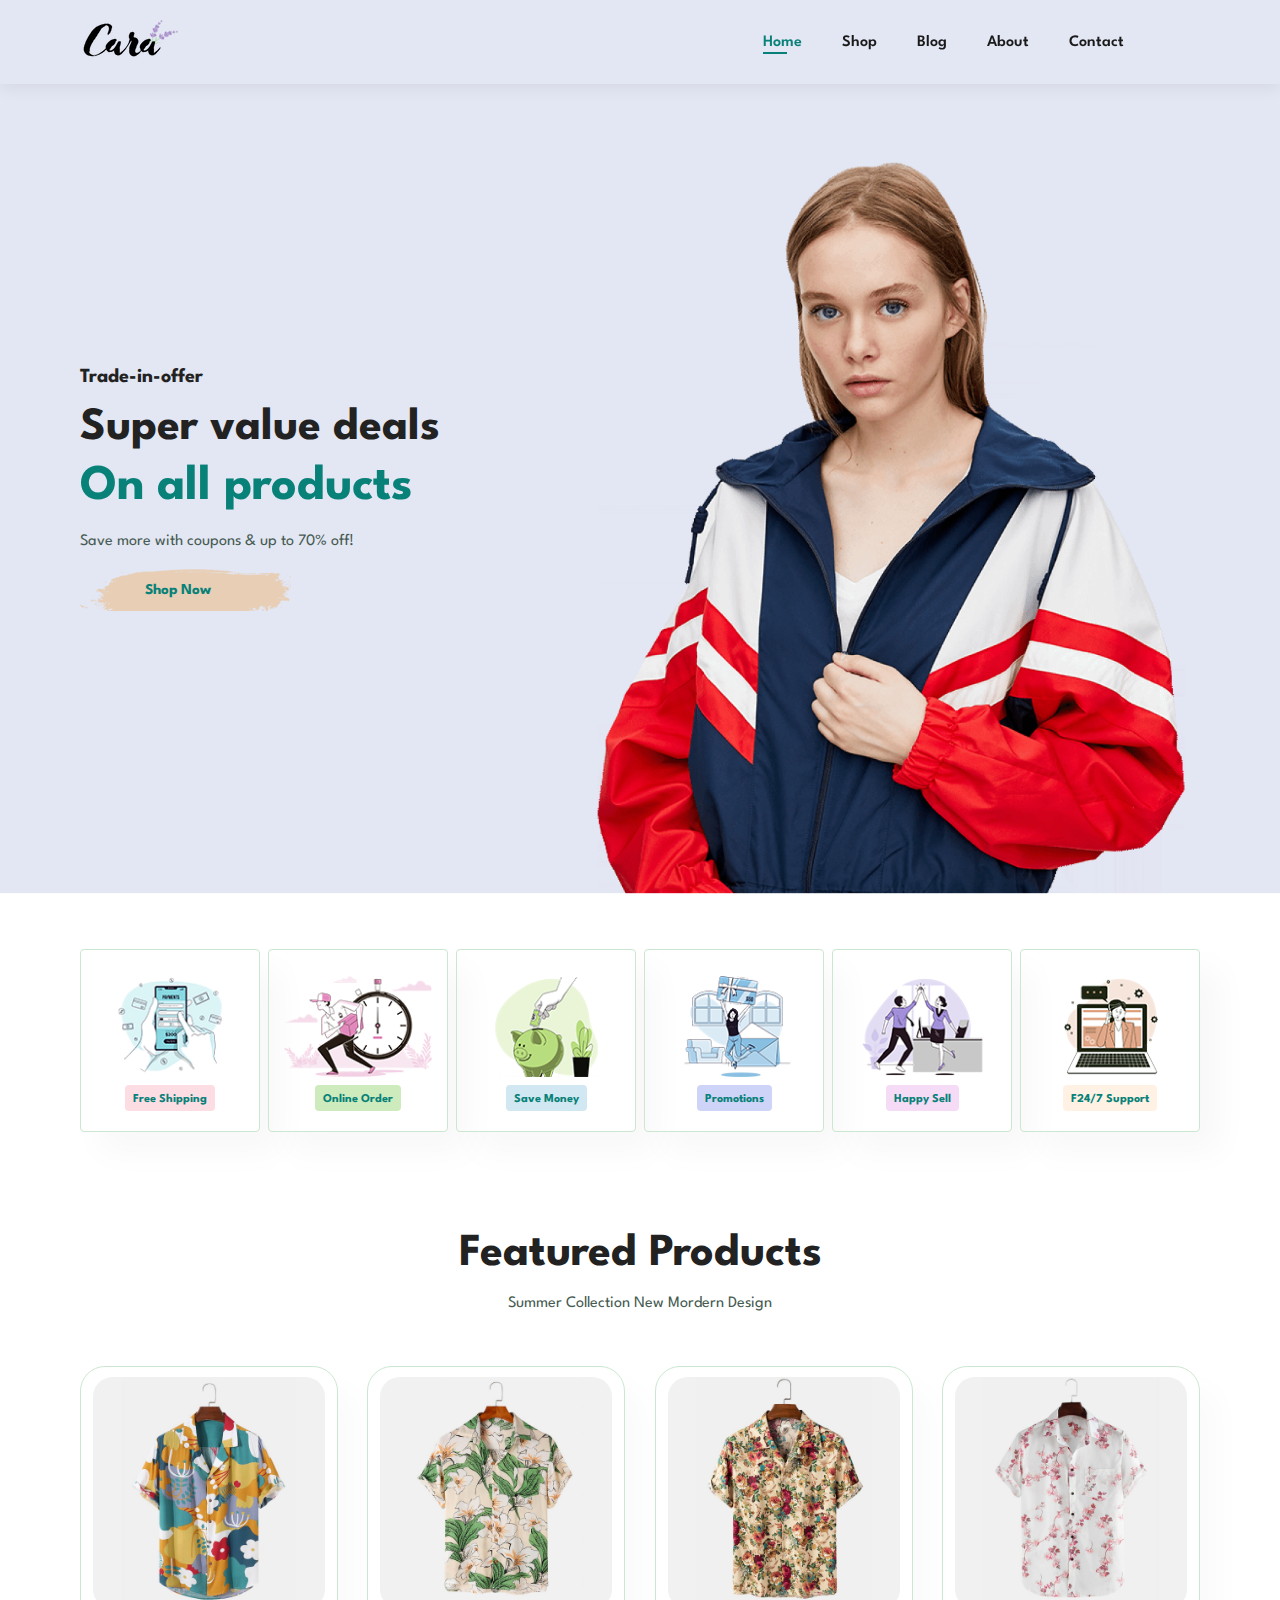
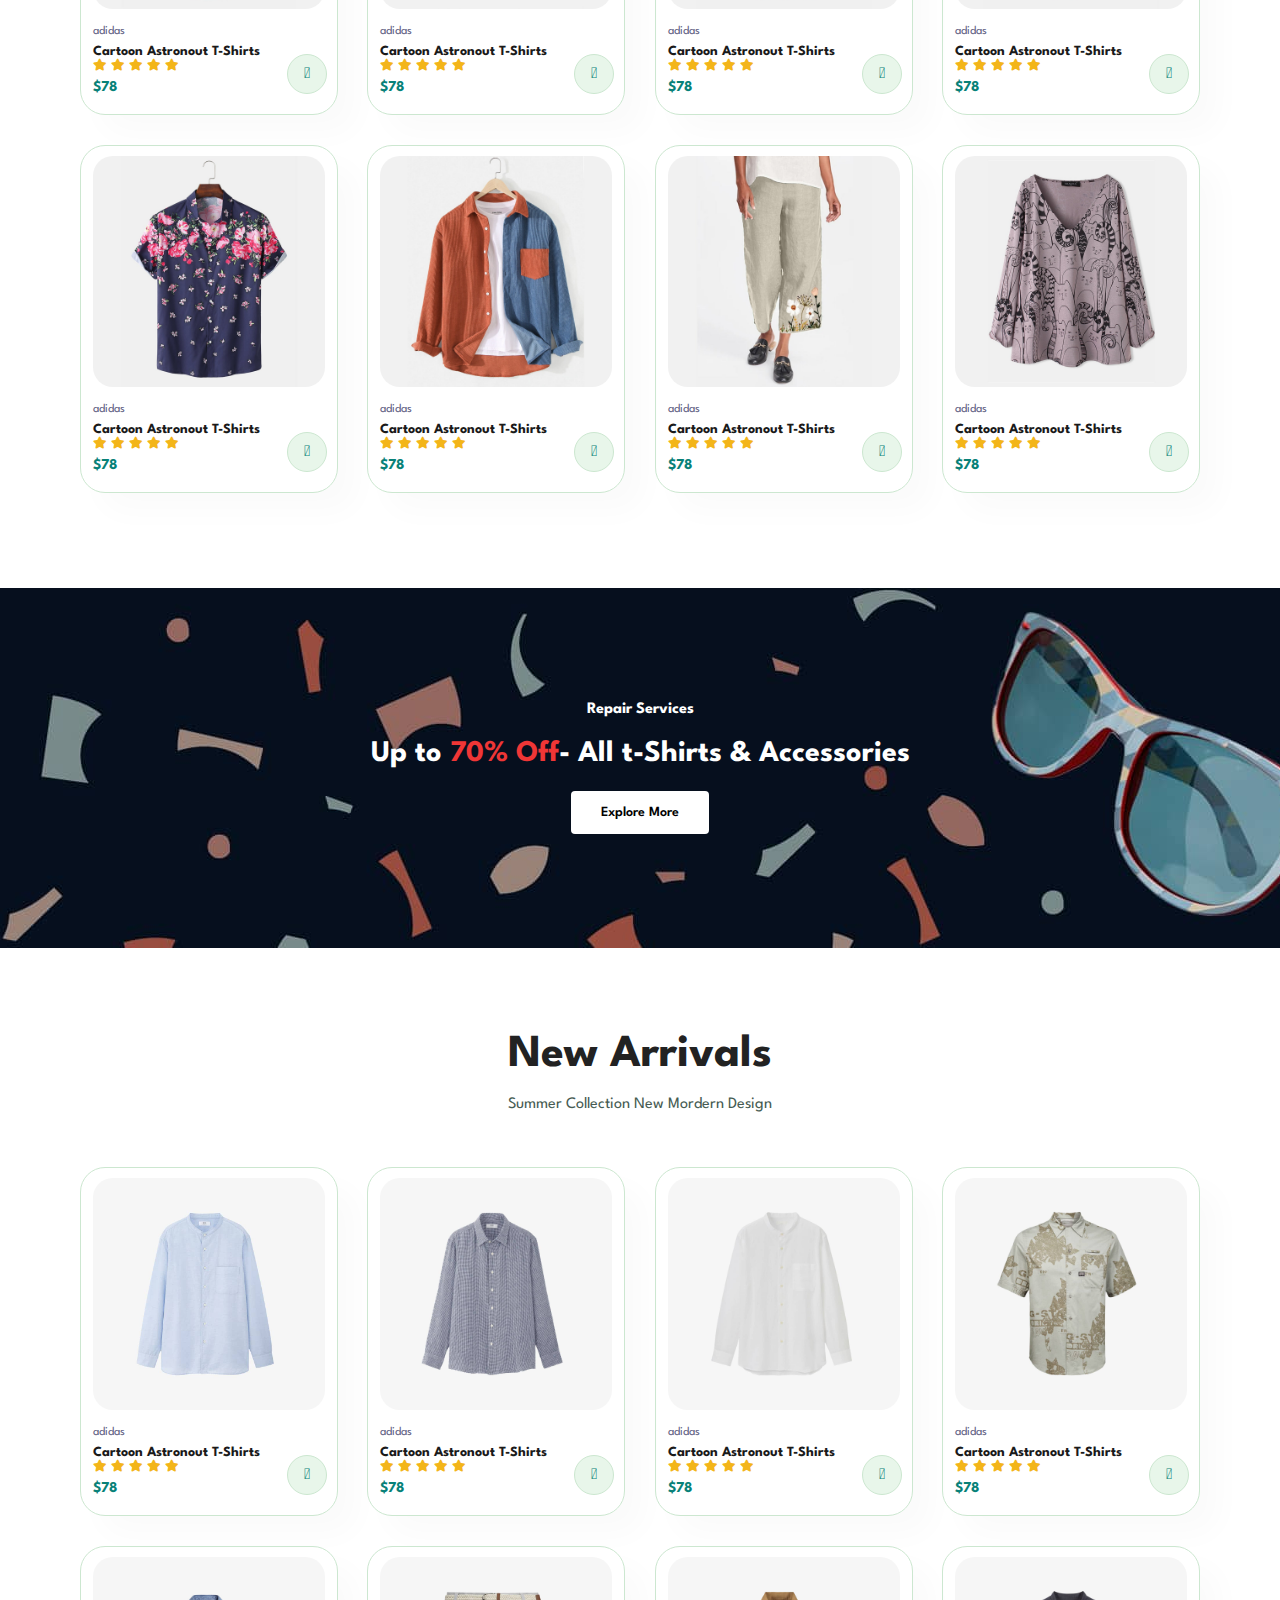
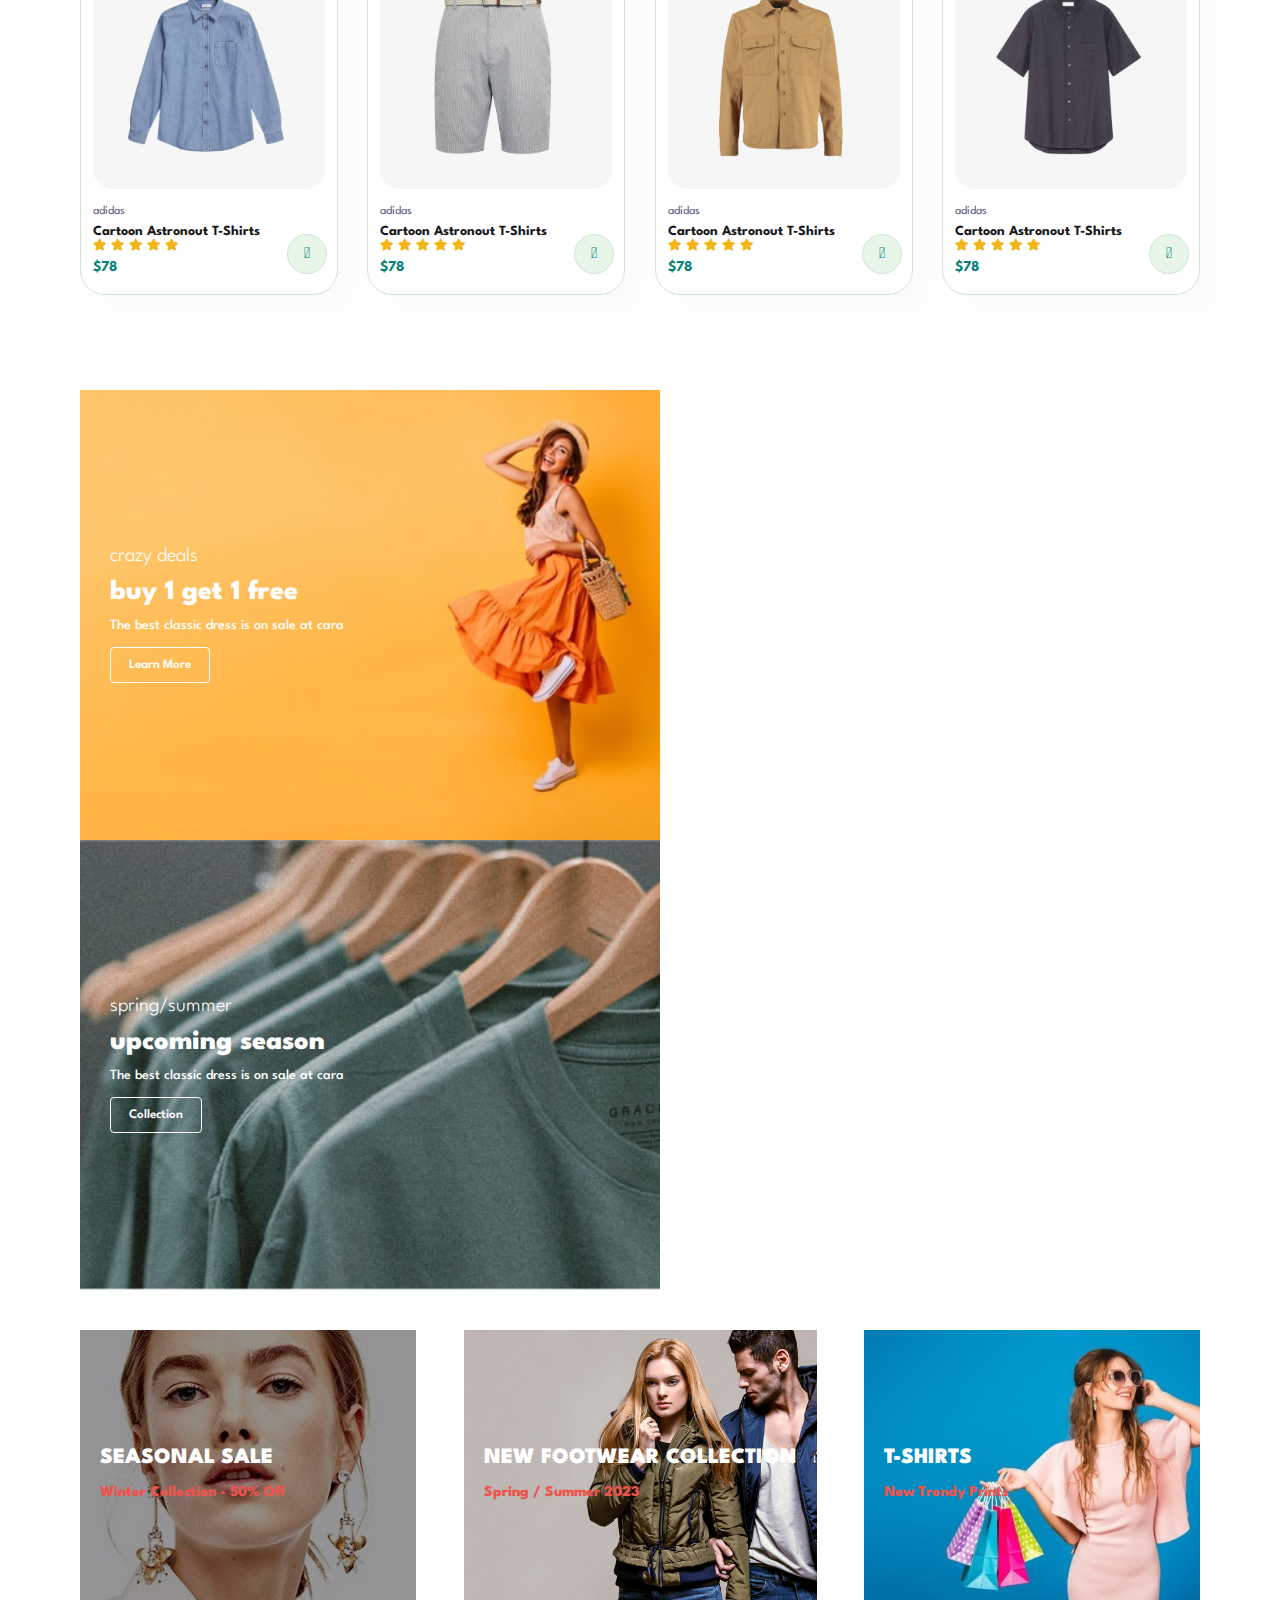
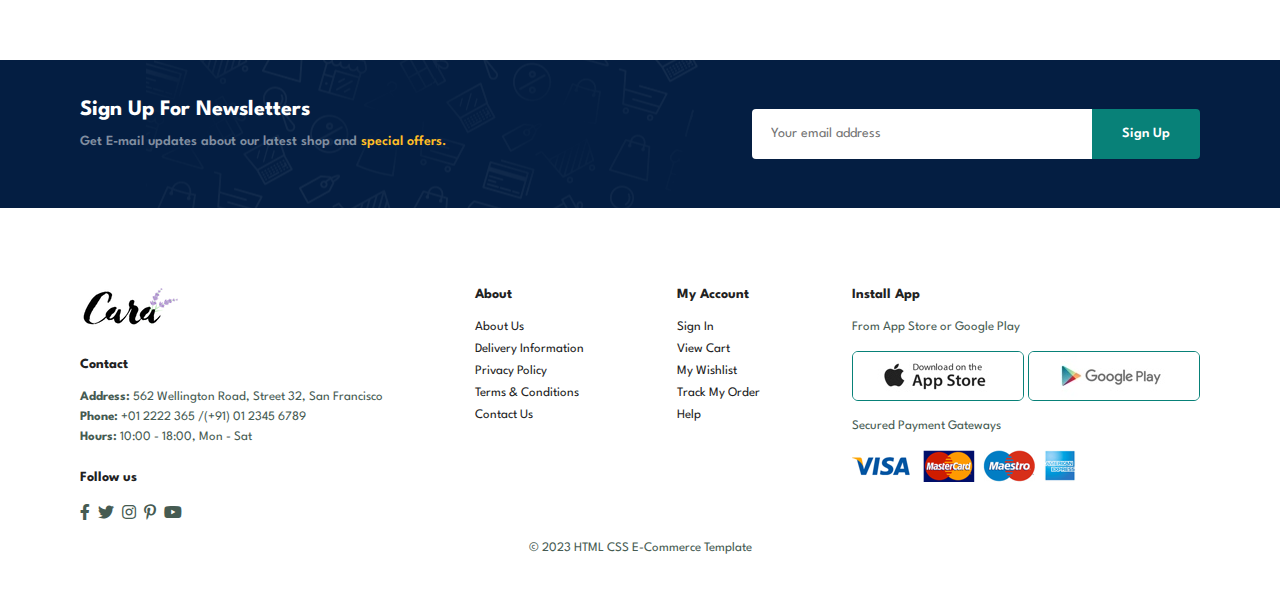
<file: index.html>
<!DOCTYPE html>
<html lang="en">

<head>
    <meta charset="UTF-8">
    <meta name="viewport" content="width=device-width, initial-scale=1.0">
    <title>E-Commerce</title>
    <link rel="stylesheet" href="https://pro.fontawesome.com/releases/v5.10.0/css/all.css" />
    <link rel="stylesheet" href="style.css">
</head>

<body>
    <section id="header">
        <a href="#"><img src="img/logo.png" class="logo" alt=""></a>
        <div>
            <ul id="navbar">
                <li><a class="active" href="index.html">Home</a></li>
                <li><a href="shop.html">Shop</a></li>
                <li><a href="blog.html">Blog</a></li>
                <li><a href="about.html">About</a></li>
                <li><a href="contact.html">Contact</a></li>
                <li id="lg-bag"><a href="cart.html"><i class="far fa-shopping-bag"></i></a></li>
                <a href="#" id="close"><i class="far fa-times"></i></a>
            </ul>
        </div>
        <div id="mobile">
            <a href="cart.html"><i class="far fa-shopping-bag"></i></a>
            <i id="bar" class="fas fa-outdent"></i>
        </div>
    </section>

    <section id="hero">
        <h4>Trade-in-offer</h4>
        <h2>Super value deals</h2>
        <h1>On all products</h1>
        <p>Save more with coupons & up to 70% off!</p>
        <button>Shop Now</button>
    </section>

    <section id="feature" class="section-p1">
        <div class="fe-box">
            <img src="img/features/f1.png" alt="">
            <h6>Free Shipping</h6>
        </div>
        <div class="fe-box">
            <img src="img/features/f2.png" alt="">
            <h6>Online Order</h6>
        </div>
        <div class="fe-box">
            <img src="img/features/f3.png" alt="">
            <h6>Save Money</h6>
        </div>
        <div class="fe-box">
            <img src="img/features/f4.png" alt="">
            <h6>Promotions</h6>
        </div>
        <div class="fe-box">
            <img src="img/features/f5.png" alt="">
            <h6>Happy Sell</h6>
        </div>
        <div class="fe-box">
            <img src="img/features/f6.png" alt="">
            <h6>F24/7 Support</h6>
        </div>
    </section>

    <section id="product1" class="section-p1">
        <h2>Featured Products</h2>
        <p>Summer Collection New Mordern Design</p>
        <div class="pro-container">
            <div class="pro">
                <img src="img/products/f1.jpg" alt="">
                <div class="des">
                    <span>adidas</span>
                    <h5>Cartoon Astronout T-Shirts</h5>
                    <div class="star">
                        <i class="fas fa-star"></i>
                        <i class="fas fa-star"></i>
                        <i class="fas fa-star"></i>
                        <i class="fas fa-star"></i>
                        <i class="fas fa-star"></i>
                    </div>
                    <h4>$78</h4>
                </div>
                <a href="#"><i class="fal fa-shopping-cart cart"></i></a>
            </div>
            <div class="pro">
                <img src="img/products/f2.jpg" alt="">
                <div class="des">
                    <span>adidas</span>
                    <h5>Cartoon Astronout T-Shirts</h5>
                    <div class="star">
                        <i class="fas fa-star"></i>
                        <i class="fas fa-star"></i>
                        <i class="fas fa-star"></i>
                        <i class="fas fa-star"></i>
                        <i class="fas fa-star"></i>
                    </div>
                    <h4>$78</h4>
                </div>
                <a href="#"><i class="fal fa-shopping-cart cart"></i></a>
            </div>
            <div class="pro">
                <img src="img/products/f3.jpg" alt="">
                <div class="des">
                    <span>adidas</span>
                    <h5>Cartoon Astronout T-Shirts</h5>
                    <div class="star">
                        <i class="fas fa-star"></i>
                        <i class="fas fa-star"></i>
                        <i class="fas fa-star"></i>
                        <i class="fas fa-star"></i>
                        <i class="fas fa-star"></i>
                    </div>
                    <h4>$78</h4>
                </div>
                <a href="#"><i class="fal fa-shopping-cart cart"></i></a>
            </div>
            <div class="pro">
                <img src="img/products/f4.jpg" alt="">
                <div class="des">
                    <span>adidas</span>
                    <h5>Cartoon Astronout T-Shirts</h5>
                    <div class="star">
                        <i class="fas fa-star"></i>
                        <i class="fas fa-star"></i>
                        <i class="fas fa-star"></i>
                        <i class="fas fa-star"></i>
                        <i class="fas fa-star"></i>
                    </div>
                    <h4>$78</h4>
                </div>
                <a href="#"><i class="fal fa-shopping-cart cart"></i></a>
            </div>
            <div class="pro">
                <img src="img/products/f5.jpg" alt="">
                <div class="des">
                    <span>adidas</span>
                    <h5>Cartoon Astronout T-Shirts</h5>
                    <div class="star">
                        <i class="fas fa-star"></i>
                        <i class="fas fa-star"></i>
                        <i class="fas fa-star"></i>
                        <i class="fas fa-star"></i>
                        <i class="fas fa-star"></i>
                    </div>
                    <h4>$78</h4>
                </div>
                <a href="#"><i class="fal fa-shopping-cart cart"></i></a>
            </div>
            <div class="pro">
                <img src="img/products/f6.jpg" alt="">
                <div class="des">
                    <span>adidas</span>
                    <h5>Cartoon Astronout T-Shirts</h5>
                    <div class="star">
                        <i class="fas fa-star"></i>
                        <i class="fas fa-star"></i>
                        <i class="fas fa-star"></i>
                        <i class="fas fa-star"></i>
                        <i class="fas fa-star"></i>
                    </div>
                    <h4>$78</h4>
                </div>
                <a href="#"><i class="fal fa-shopping-cart cart"></i></a>
            </div>
            <div class="pro">
                <img src="img/products/f7.jpg" alt="">
                <div class="des">
                    <span>adidas</span>
                    <h5>Cartoon Astronout T-Shirts</h5>
                    <div class="star">
                        <i class="fas fa-star"></i>
                        <i class="fas fa-star"></i>
                        <i class="fas fa-star"></i>
                        <i class="fas fa-star"></i>
                        <i class="fas fa-star"></i>
                    </div>
                    <h4>$78</h4>
                </div>
                <a href="#"><i class="fal fa-shopping-cart cart"></i></a>
            </div>
            <div class="pro">
                <img src="img/products/f8.jpg" alt="">
                <div class="des">
                    <span>adidas</span>
                    <h5>Cartoon Astronout T-Shirts</h5>
                    <div class="star">
                        <i class="fas fa-star"></i>
                        <i class="fas fa-star"></i>
                        <i class="fas fa-star"></i>
                        <i class="fas fa-star"></i>
                        <i class="fas fa-star"></i>
                    </div>
                    <h4>$78</h4>
                </div>
                <a href="#"><i class="fal fa-shopping-cart cart"></i></a>
            </div>

        </div>

    </section>

    <section id="banner" class="section-m1">
        <h4>Repair Services</h4>
        <h2>Up to <span>70% Off</span>- All t-Shirts & Accessories</h2>
        <button class="normal">Explore More</button>
    </section>

    <section id="product1" class="section-p1">
        <h2>New Arrivals</h2>
        <p>Summer Collection New Mordern Design</p>
        <div class="pro-container">
            <div class="pro">
                <img src="img/products/n1.jpg" alt="">
                <div class="des">
                    <span>adidas</span>
                    <h5>Cartoon Astronout T-Shirts</h5>
                    <div class="star">
                        <i class="fas fa-star"></i>
                        <i class="fas fa-star"></i>
                        <i class="fas fa-star"></i>
                        <i class="fas fa-star"></i>
                        <i class="fas fa-star"></i>
                    </div>
                    <h4>$78</h4>
                </div>
                <a href="#"><i class="fal fa-shopping-cart cart"></i></a>
            </div>
            <div class="pro">
                <img src="img/products/n2.jpg" alt="">
                <div class="des">
                    <span>adidas</span>
                    <h5>Cartoon Astronout T-Shirts</h5>
                    <div class="star">
                        <i class="fas fa-star"></i>
                        <i class="fas fa-star"></i>
                        <i class="fas fa-star"></i>
                        <i class="fas fa-star"></i>
                        <i class="fas fa-star"></i>
                    </div>
                    <h4>$78</h4>
                </div>
                <a href="#"><i class="fal fa-shopping-cart cart"></i></a>
            </div>
            <div class="pro">
                <img src="img/products/n3.jpg" alt="">
                <div class="des">
                    <span>adidas</span>
                    <h5>Cartoon Astronout T-Shirts</h5>
                    <div class="star">
                        <i class="fas fa-star"></i>
                        <i class="fas fa-star"></i>
                        <i class="fas fa-star"></i>
                        <i class="fas fa-star"></i>
                        <i class="fas fa-star"></i>
                    </div>
                    <h4>$78</h4>
                </div>
                <a href="#"><i class="fal fa-shopping-cart cart"></i></a>
            </div>
            <div class="pro">
                <img src="img/products/n4.jpg" alt="">
                <div class="des">
                    <span>adidas</span>
                    <h5>Cartoon Astronout T-Shirts</h5>
                    <div class="star">
                        <i class="fas fa-star"></i>
                        <i class="fas fa-star"></i>
                        <i class="fas fa-star"></i>
                        <i class="fas fa-star"></i>
                        <i class="fas fa-star"></i>
                    </div>
                    <h4>$78</h4>
                </div>
                <a href="#"><i class="fal fa-shopping-cart cart"></i></a>
            </div>
            <div class="pro">
                <img src="img/products/n5.jpg" alt="">
                <div class="des">
                    <span>adidas</span>
                    <h5>Cartoon Astronout T-Shirts</h5>
                    <div class="star">
                        <i class="fas fa-star"></i>
                        <i class="fas fa-star"></i>
                        <i class="fas fa-star"></i>
                        <i class="fas fa-star"></i>
                        <i class="fas fa-star"></i>
                    </div>
                    <h4>$78</h4>
                </div>
                <a href="#"><i class="fal fa-shopping-cart cart"></i></a>
            </div>
            <div class="pro">
                <img src="img/products/n6.jpg" alt="">
                <div class="des">
                    <span>adidas</span>
                    <h5>Cartoon Astronout T-Shirts</h5>
                    <div class="star">
                        <i class="fas fa-star"></i>
                        <i class="fas fa-star"></i>
                        <i class="fas fa-star"></i>
                        <i class="fas fa-star"></i>
                        <i class="fas fa-star"></i>
                    </div>
                    <h4>$78</h4>
                </div>
                <a href="#"><i class="fal fa-shopping-cart cart"></i></a>
            </div>
            <div class="pro">
                <img src="img/products/n7.jpg" alt="">
                <div class="des">
                    <span>adidas</span>
                    <h5>Cartoon Astronout T-Shirts</h5>
                    <div class="star">
                        <i class="fas fa-star"></i>
                        <i class="fas fa-star"></i>
                        <i class="fas fa-star"></i>
                        <i class="fas fa-star"></i>
                        <i class="fas fa-star"></i>
                    </div>
                    <h4>$78</h4>
                </div>
                <a href="#"><i class="fal fa-shopping-cart cart"></i></a>
            </div>
            <div class="pro">
                <img src="img/products/n8.jpg" alt="">
                <div class="des">
                    <span>adidas</span>
                    <h5>Cartoon Astronout T-Shirts</h5>
                    <div class="star">
                        <i class="fas fa-star"></i>
                        <i class="fas fa-star"></i>
                        <i class="fas fa-star"></i>
                        <i class="fas fa-star"></i>
                        <i class="fas fa-star"></i>
                    </div>
                    <h4>$78</h4>
                </div>
                <a href="#"><i class="fal fa-shopping-cart cart"></i></a>
            </div>

        </div>

    </section>

    <section id="sm-banner" class="section-p1">
        <div class="banner-box">
            <h4>crazy deals</h4>
            <h2>buy 1 get 1 free</h2>
            <span>The best classic dress is on sale at cara</span>
            <button class="white">Learn More</button>
        </div>
        <div class="banner-box">
            <h4>spring/summer</h4>
            <h2>upcoming season</h2>
            <span>The best classic dress is on sale at cara</span>
            <button class="white">Collection</button>
        </div>
    </section>

    <section id="banner3">
        <div class="banner-box">
            <h2>SEASONAL SALE</h2>
            <h3>Winter Collection - 50% Off</h3>
        </div>
        <div class="banner-box">
            <h2>NEW FOOTWEAR COLLECTION</h2>
            <h3>Spring / Summer 2023</h3>
        </div>
        <div class="banner-box">
            <h2>T-SHIRTS</h2>
            <h3>New Trendy Prints</h3>
        </div>
    </section>

    <section id="newsletter" class="section-p1 section-m1">
        <div class="newstext">
            <h4>Sign Up For Newsletters</h4>
            <p>Get E-mail updates about our latest shop and <span>special offers.</span></p>
        </div>
        <div class="form">
            <input type="text" placeholder="Your email address">
            <button class="normal">Sign Up</button>
        </div>
    </section>

    <footer class="section-p1">
        <div class="col">
            <img class="logo" src="img/logo.png" alt="">
            <h4>Contact</h4>
            <p><strong>Address:</strong> 562 Wellington Road, Street 32, San Francisco</p>
            <p><strong>Phone:</strong> +01 2222 365 /(+91) 01 2345 6789</p>
            <p><strong>Hours:</strong> 10:00 - 18:00, Mon - Sat</p>
            <div class="follow">
                <h4>Follow us</h4>
                <div class="icon">
                    <i class="fab fa-facebook-f"></i>
                    <i class="fab fa-twitter"></i>
                    <i class="fab fa-instagram"></i>
                    <i class="fab fa-pinterest-p"></i>
                    <i class="fab fa-youtube"></i>
                </div>
            </div>
        </div>
        <div class="col">
            <h4>About</h4>
            <a href="#">About Us</a>
            <a href="#">Delivery Information</a>
            <a href="#">Privacy Policy</a>
            <a href="#">Terms & Conditions</a>
            <a href="#">Contact Us</a>
        </div>
        <div class="col">
            <h4>My Account</h4>
            <a href="#">Sign In</a>
            <a href="#">View Cart</a>
            <a href="#">My Wishlist</a>
            <a href="#">Track My Order</a>
            <a href="#">Help</a>
        </div>
        <div class="col install">
            <h4>Install App</h4>
            <p>From App Store or Google Play</p>
            <div class="row">
                <img src="img/pay/app.jpg" alt="">
                <img src="img/pay/play.jpg" alt="">
            </div>
            <p>Secured Payment Gateways</p>
            <img src="img/pay/pay.png" alt="">
        </div>

        <div class="copyright">
            <p>&copy 2023 HTML CSS E-Commerce Template</p>
        </div>

    </footer>
    <script src="script.js"></script>
</body>

</html>
</file>
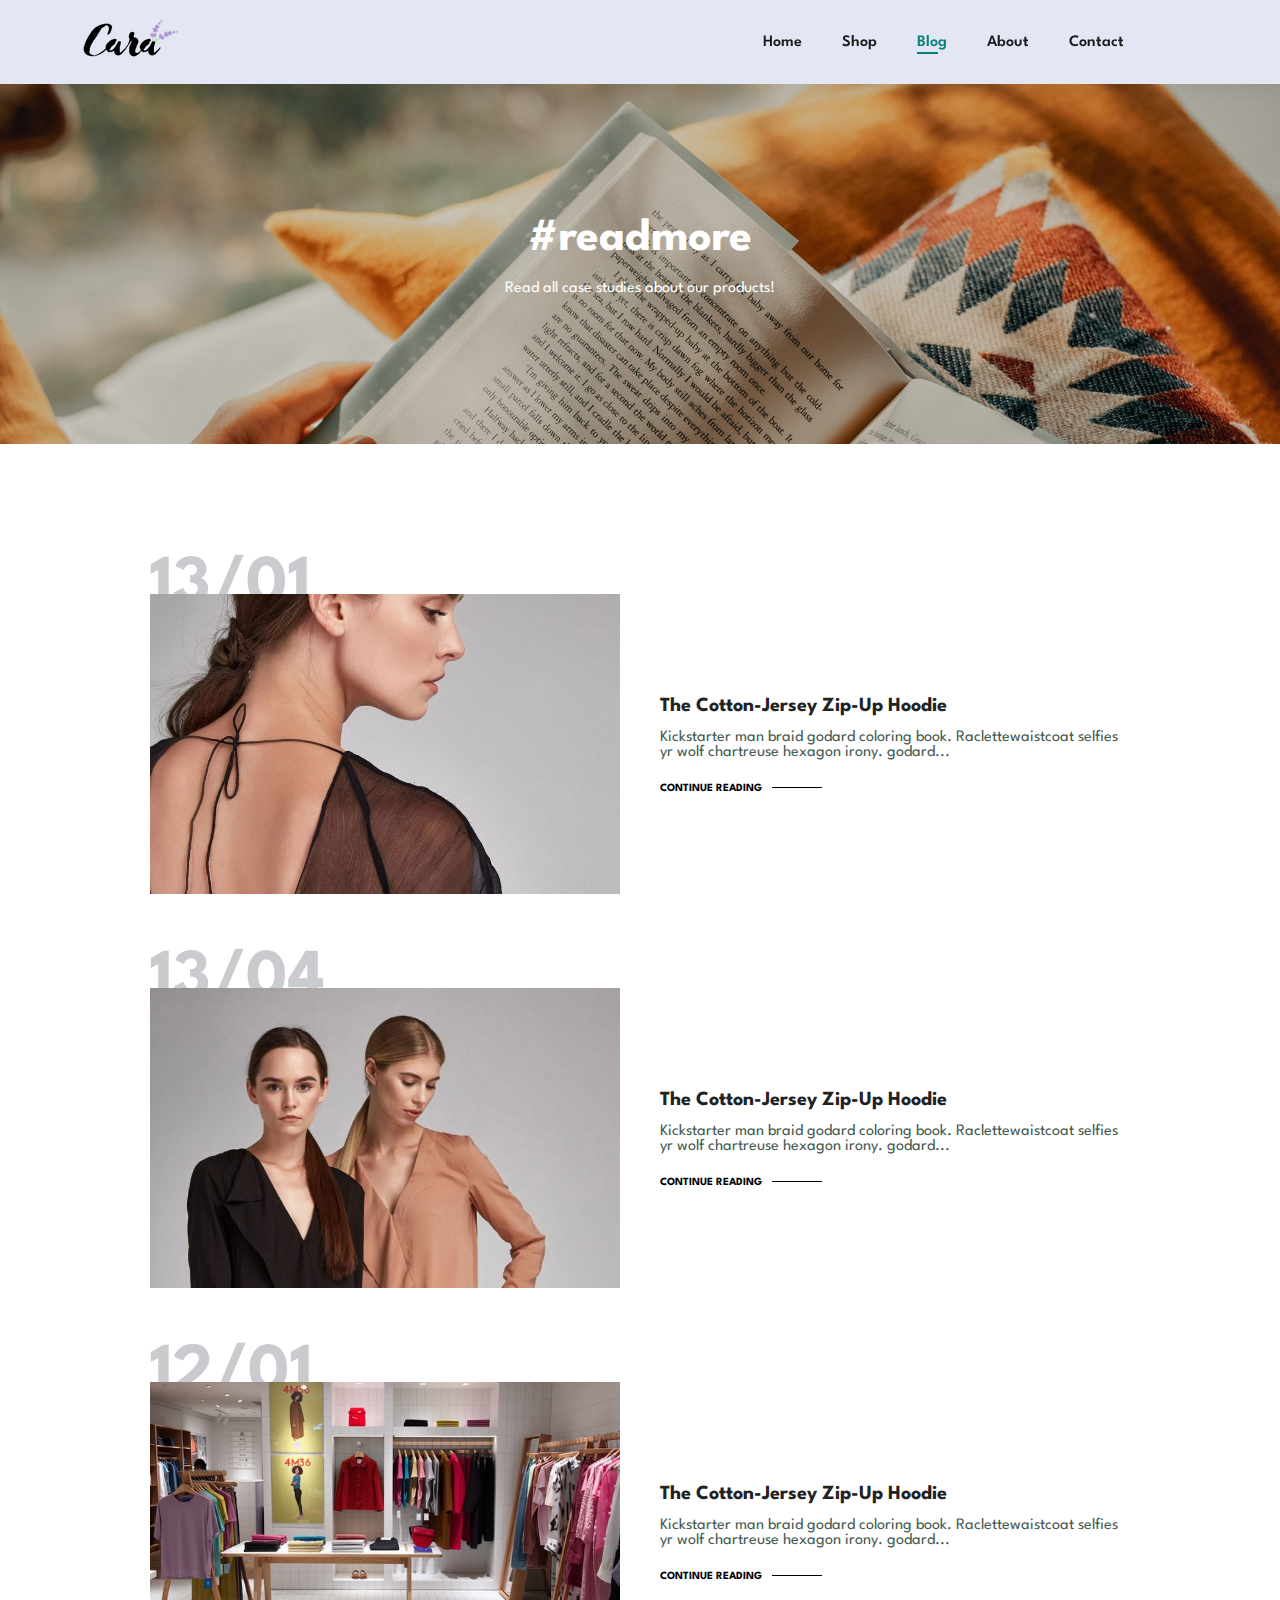
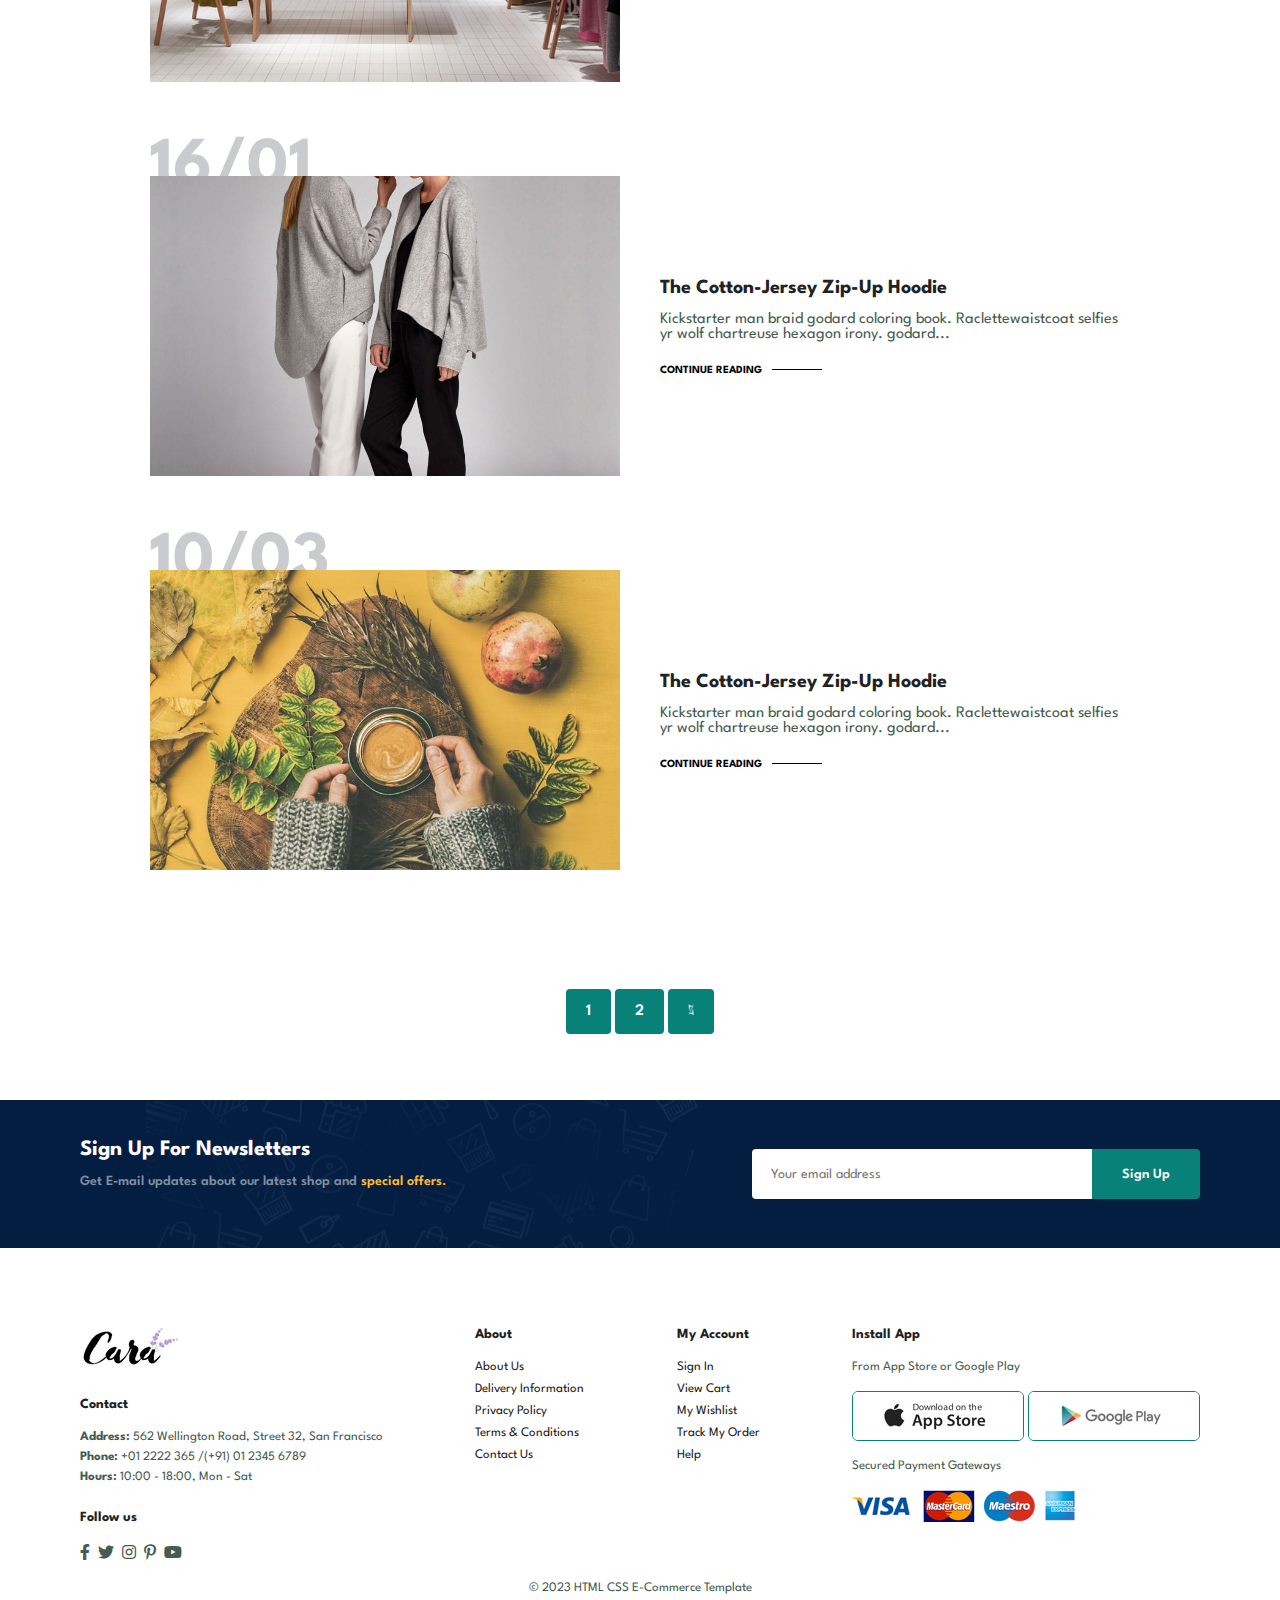
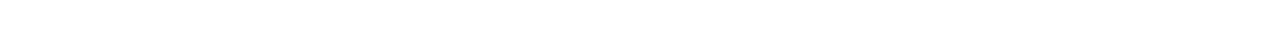
<file: blog.html>
<!DOCTYPE html>
<html lang="en">

<head>
    <meta charset="UTF-8">
    <meta name="viewport" content="width=device-width, initial-scale=1.0">
    <title>E-Commerce</title>
    <link rel="stylesheet" href="https://pro.fontawesome.com/releases/v5.10.0/css/all.css" />
    <link rel="stylesheet" href="style.css">
</head>

<body>
    <section id="header">
        <a href="#"><img src="img/logo.png" class="logo" alt=""></a>
        <div>
            <ul id="navbar">
                <li><a href="index.html">Home</a></li>
                <li><a href="shop.html">Shop</a></li>
                <li><a class="active" href="blog.html">Blog</a></li>
                <li><a href="about.html">About</a></li>
                <li><a href="contact.html">Contact</a></li>
                <li id="lg-bag"><a href="cart.html"><i class="far fa-shopping-bag"></i></a></li>
                <a href="#" id="close"><i class="far fa-times"></i></a>
            </ul>
        </div>
        <div id="mobile">
            <a href="cart.html"><i class="far fa-shopping-bag"></i></a>
            <i id="bar" class="fas fa-outdent"></i>
        </div>
    </section>

    <section id="page-header" class="blog-header">
        <h2>#readmore</h2>
        <p>Read all case studies about our products!</p>
    </section>

    <section id="blog">
        <div class="blog-box">
            <div class="blog-img">
                <img src="img/blog/b1.jpg" alt="">
            </div>
            <div class="blog-details">
                <h4>The Cotton-Jersey Zip-Up Hoodie</h4>
                <p>Kickstarter man braid godard coloring book. Raclettewaistcoat selfies yr wolf chartreuse hexagon
                    irony. godard...</p>
                <a href="#">CONTINUE READING</a>
            </div>
            <h1>13/01</h1>
        </div>
        <div class="blog-box">
            <div class="blog-img">
                <img src="img/blog/b2.jpg" alt="">
            </div>
            <div class="blog-details">
                <h4>The Cotton-Jersey Zip-Up Hoodie</h4>
                <p>Kickstarter man braid godard coloring book. Raclettewaistcoat selfies yr wolf chartreuse hexagon
                    irony. godard...</p>
                <a href="#">CONTINUE READING</a>
            </div>
            <h1>13/04</h1>
        </div>
        <div class="blog-box">
            <div class="blog-img">
                <img src="img/blog/b3.jpg" alt="">
            </div>
            <div class="blog-details">
                <h4>The Cotton-Jersey Zip-Up Hoodie</h4>
                <p>Kickstarter man braid godard coloring book. Raclettewaistcoat selfies yr wolf chartreuse hexagon
                    irony. godard...</p>
                <a href="#">CONTINUE READING</a>
            </div>
            <h1>12/01</h1>
        </div>
        <div class="blog-box">
            <div class="blog-img">
                <img src="img/blog/b4.jpg" alt="">
            </div>
            <div class="blog-details">
                <h4>The Cotton-Jersey Zip-Up Hoodie</h4>
                <p>Kickstarter man braid godard coloring book. Raclettewaistcoat selfies yr wolf chartreuse hexagon
                    irony. godard...</p>
                <a href="#">CONTINUE READING</a>
            </div>
            <h1>16/01</h1>
        </div>
        <div class="blog-box">
            <div class="blog-img">
                <img src="img/blog/b6.jpg" alt="">
            </div>
            <div class="blog-details">
                <h4>The Cotton-Jersey Zip-Up Hoodie</h4>
                <p>Kickstarter man braid godard coloring book. Raclettewaistcoat selfies yr wolf chartreuse hexagon
                    irony. godard...</p>
                <a href="#">CONTINUE READING</a>
            </div>
            <h1>10/03</h1>
        </div>
    </section>

    <section id="pagination" class="section-p1">
        <a href="#">1</a>
        <a href="#">2</a>
        <a href="#"><i class="fal fa-long-arrow-alt-right"></i></a>
    </section>

    <section id="newsletter" class="section-p1 section-m1">
        <div class="newstext">
            <h4>Sign Up For Newsletters</h4>
            <p>Get E-mail updates about our latest shop and <span>special offers.</span></p>
        </div>
        <div class="form">
            <input type="text" placeholder="Your email address">
            <button class="normal">Sign Up</button>
        </div>
    </section>

    <footer class="section-p1">
        <div class="col">
            <img class="logo" src="img/logo.png" alt="">
            <h4>Contact</h4>
            <p><strong>Address:</strong> 562 Wellington Road, Street 32, San Francisco</p>
            <p><strong>Phone:</strong> +01 2222 365 /(+91) 01 2345 6789</p>
            <p><strong>Hours:</strong> 10:00 - 18:00, Mon - Sat</p>
            <div class="follow">
                <h4>Follow us</h4>
                <div class="icon">
                    <i class="fab fa-facebook-f"></i>
                    <i class="fab fa-twitter"></i>
                    <i class="fab fa-instagram"></i>
                    <i class="fab fa-pinterest-p"></i>
                    <i class="fab fa-youtube"></i>
                </div>
            </div>
        </div>
        <div class="col">
            <h4>About</h4>
            <a href="#">About Us</a>
            <a href="#">Delivery Information</a>
            <a href="#">Privacy Policy</a>
            <a href="#">Terms & Conditions</a>
            <a href="#">Contact Us</a>
        </div>
        <div class="col">
            <h4>My Account</h4>
            <a href="#">Sign In</a>
            <a href="#">View Cart</a>
            <a href="#">My Wishlist</a>
            <a href="#">Track My Order</a>
            <a href="#">Help</a>
        </div>
        <div class="col install">
            <h4>Install App</h4>
            <p>From App Store or Google Play</p>
            <div class="row">
                <img src="img/pay/app.jpg" alt="">
                <img src="img/pay/play.jpg" alt="">
            </div>
            <p>Secured Payment Gateways</p>
            <img src="img/pay/pay.png" alt="">
        </div>

        <div class="copyright">
            <p>&copy 2023 HTML CSS E-Commerce Template</p>
        </div>

    </footer>

    <script src="script.js"></script>
</body>

</html>
</file>
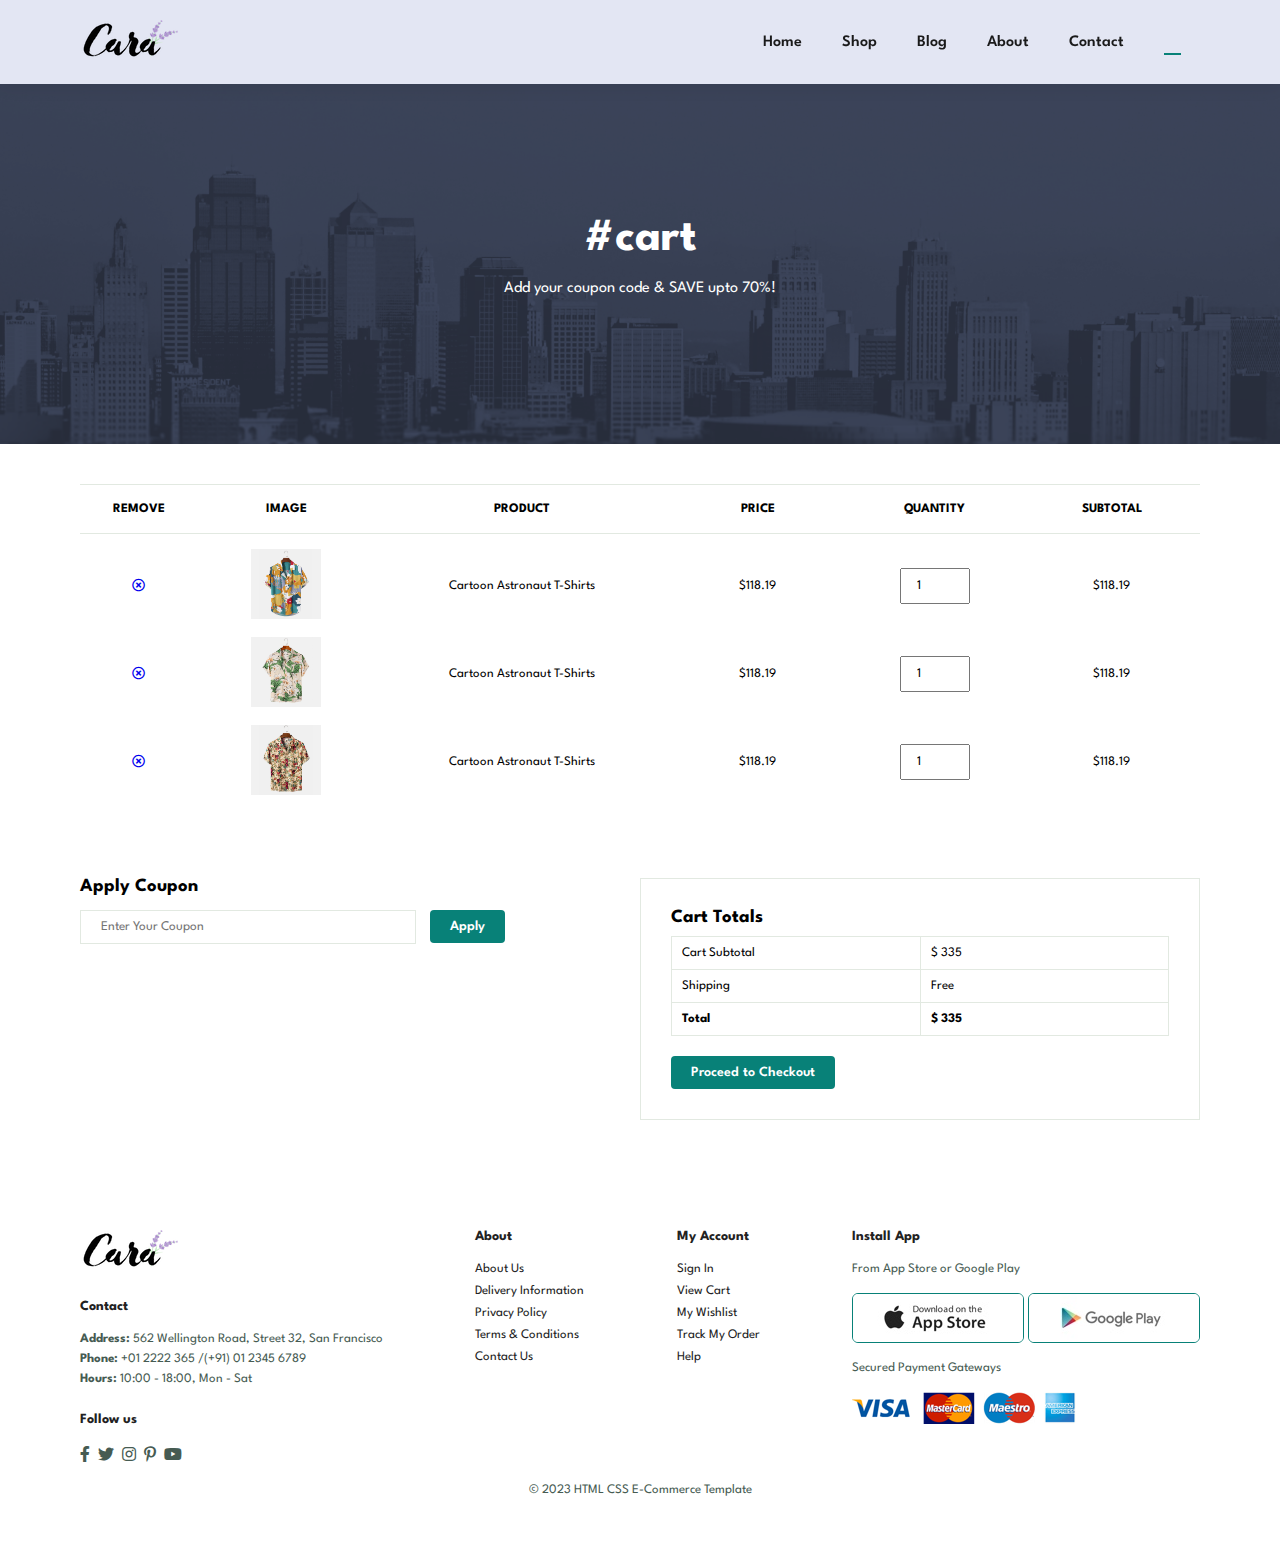
<file: cart.html>
<!DOCTYPE html>
<html lang="en">

<head>
    <meta charset="UTF-8">
    <meta name="viewport" content="width=device-width, initial-scale=1.0">
    <title>E-Commerce</title>
    <link rel="stylesheet" href="https://pro.fontawesome.com/releases/v5.10.0/css/all.css" />
    <link rel="stylesheet" href="style.css">
</head>

<body>
    <section id="header">
        <a href="#"><img src="img/logo.png" class="logo" alt=""></a>
        <div>
            <ul id="navbar">
                <li><a href="index.html">Home</a></li>
                <li><a href="shop.html">Shop</a></li>
                <li><a href="blog.html">Blog</a></li>
                <li><a href="about.html">About</a></li>
                <li><a href="contact.html">Contact</a></li>
                <li id="lg-bag"><a class="active" href="cart.html"><i class="far fa-shopping-bag"></i></a></li>
                <a href="#" id="close"><i class="far fa-times"></i></a>
            </ul>
        </div>
        <div id="mobile">
            <a href="cart.html"><i class="far fa-shopping-bag"></i></a>
            <i id="bar" class="fas fa-outdent"></i>
        </div>
    </section>

    <section id="page-header" class="about-header">
        <h2>#cart</h2>
        <p>Add your coupon code & SAVE upto 70%!</p>
    </section>

    <section id="cart" class="section-p1">
        <table width="100%">
            <thead>
                <tr>
                    <td>Remove</td>
                    <td>Image</td>
                    <td>Product</td>
                    <td>Price</td>
                    <td>Quantity</td>
                    <td>Subtotal</td>
                </tr>
            </thead>
            <tbody>
                <tr>
                    <td><a href="#"><i class="far fa-times-circle"></i></a></td>
                    <td><img src="img/products/f1.jpg" alt=""></td>
                    <td>Cartoon Astronaut T-Shirts</td>
                    <td>$118.19</td>
                    <td><input type="number" value="1"></td>
                    <td>$118.19</td>
                </tr>
                <tr>
                    <td><a href="#"><i class="far fa-times-circle"></i></a></td>
                    <td><img src="img/products/f2.jpg" alt=""></td>
                    <td>Cartoon Astronaut T-Shirts</td>
                    <td>$118.19</td>
                    <td><input type="number" value="1"></td>
                    <td>$118.19</td>
                </tr>
                <tr>
                    <td><a href="#"><i class="far fa-times-circle"></i></a></td>
                    <td><img src="img/products/f3.jpg" alt=""></td>
                    <td>Cartoon Astronaut T-Shirts</td>
                    <td>$118.19</td>
                    <td><input type="number" value="1"></td>
                    <td>$118.19</td>
                </tr>
            </tbody>
        </table>
    </section>

    <section id="cart-add" class="section-p1">
        <div id="coupon">
            <h3>Apply Coupon</h3>
            <div>
                <input type="text" placeholder="Enter Your Coupon">
                <button class="normal">Apply</button>
            </div>
        </div>
        <div id="subtotal">
            <h3>Cart Totals</h3>
            <table>
                <tr>
                    <td>Cart Subtotal</td>
                    <td>$ 335</td>
                </tr>
                <tr>
                    <td>Shipping</td>
                    <td>Free</td>
                </tr>
                <tr>
                    <td><strong>Total</strong></td>
                    <td><strong>$ 335</strong></td>
                </tr>
            </table>
            <button class="normal">Proceed to Checkout</button>
        </div>
    </section>

    <footer class="section-p1">
        <div class="col">
            <img class="logo" src="img/logo.png" alt="">
            <h4>Contact</h4>
            <p><strong>Address:</strong> 562 Wellington Road, Street 32, San Francisco</p>
            <p><strong>Phone:</strong> +01 2222 365 /(+91) 01 2345 6789</p>
            <p><strong>Hours:</strong> 10:00 - 18:00, Mon - Sat</p>
            <div class="follow">
                <h4>Follow us</h4>
                <div class="icon">
                    <i class="fab fa-facebook-f"></i>
                    <i class="fab fa-twitter"></i>
                    <i class="fab fa-instagram"></i>
                    <i class="fab fa-pinterest-p"></i>
                    <i class="fab fa-youtube"></i>
                </div>
            </div>
        </div>
        <div class="col">
            <h4>About</h4>
            <a href="#">About Us</a>
            <a href="#">Delivery Information</a>
            <a href="#">Privacy Policy</a>
            <a href="#">Terms & Conditions</a>
            <a href="#">Contact Us</a>
        </div>
        <div class="col">
            <h4>My Account</h4>
            <a href="#">Sign In</a>
            <a href="#">View Cart</a>
            <a href="#">My Wishlist</a>
            <a href="#">Track My Order</a>
            <a href="#">Help</a>
        </div>
        <div class="col install">
            <h4>Install App</h4>
            <p>From App Store or Google Play</p>
            <div class="row">
                <img src="img/pay/app.jpg" alt="">
                <img src="img/pay/play.jpg" alt="">
            </div>
            <p>Secured Payment Gateways</p>
            <img src="img/pay/pay.png" alt="">
        </div>

        <div class="copyright">
            <p>&copy 2023 HTML CSS E-Commerce Template</p>
        </div>

    </footer>

    <script src="script.js"></script>
</body>

</html>
</file>
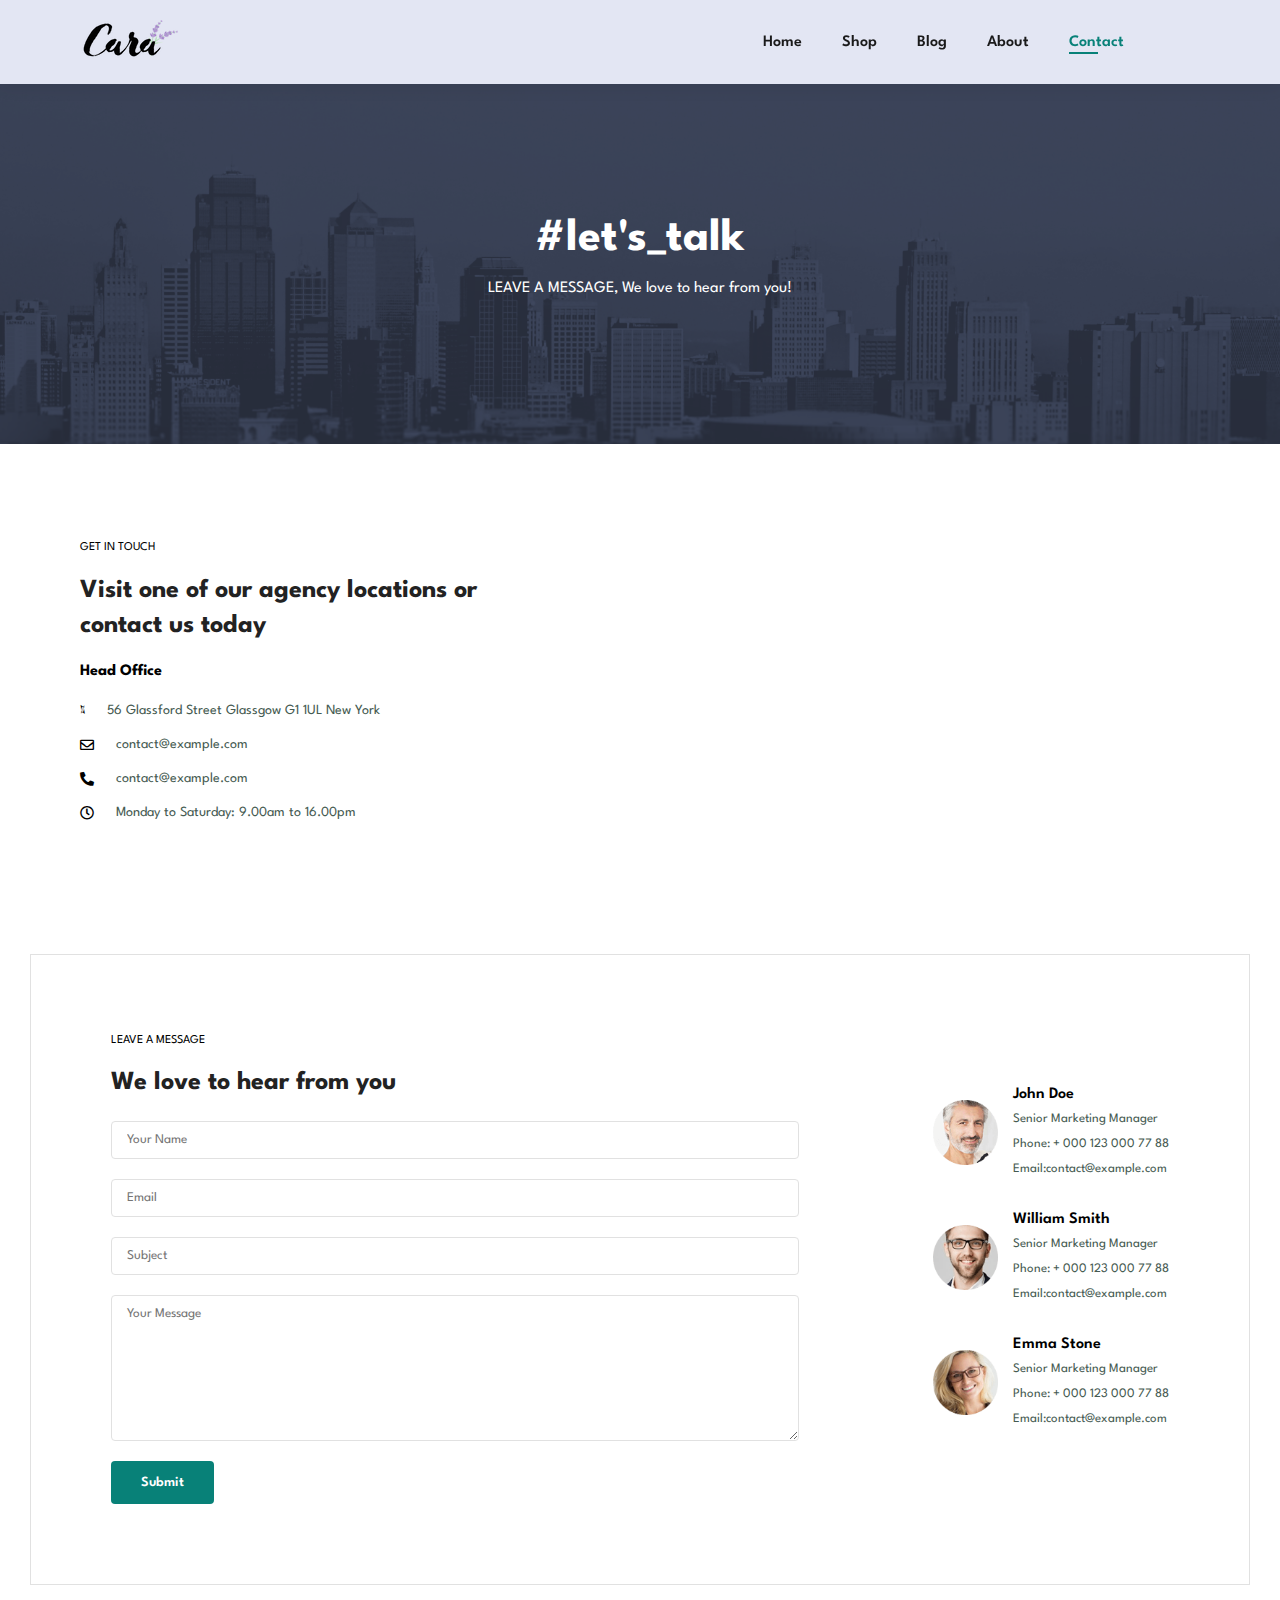
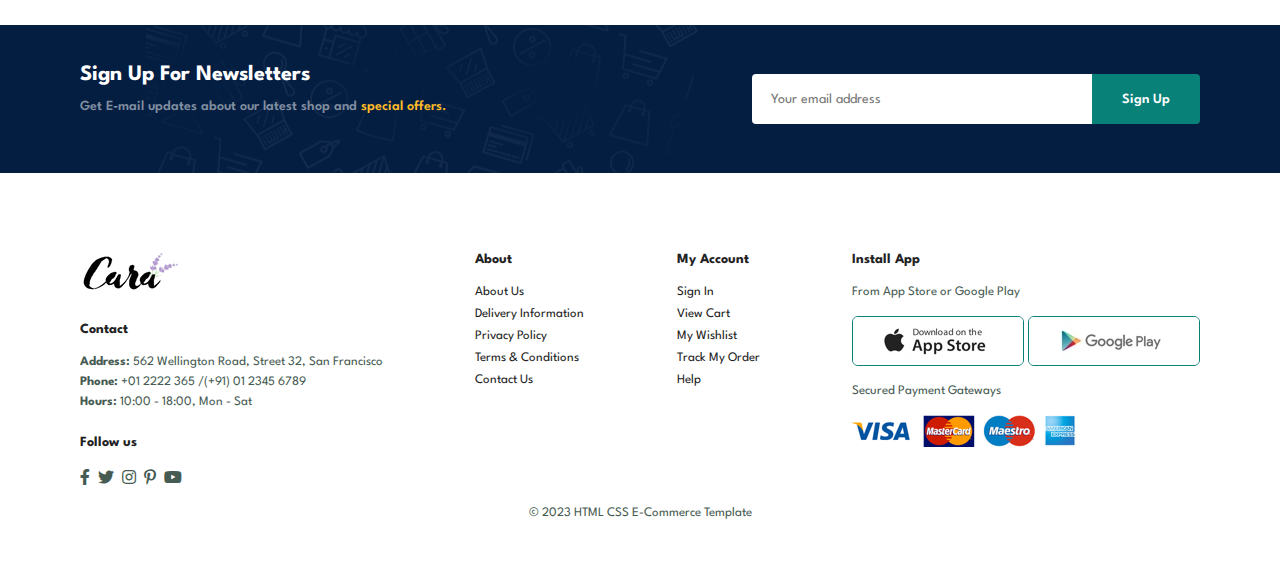
<file: contact.html>
<!DOCTYPE html>
<html lang="en">

<head>
    <meta charset="UTF-8">
    <meta name="viewport" content="width=device-width, initial-scale=1.0">
    <title>E-Commerce</title>
    <link rel="stylesheet" href="https://pro.fontawesome.com/releases/v5.10.0/css/all.css" />
    <link rel="stylesheet" href="style.css">
</head>

<body>
    <section id="header">
        <a href="#"><img src="img/logo.png" class="logo" alt=""></a>
        <div>
            <ul id="navbar">
                <li><a href="index.html">Home</a></li>
                <li><a href="shop.html">Shop</a></li>
                <li><a href="blog.html">Blog</a></li>
                <li><a href="about.html">About</a></li>
                <li><a class="active" href="contact.html">Contact</a></li>
                <li id="lg-bag"><a href="cart.html"><i class="far fa-shopping-bag"></i></a></li>
                <a href="#" id="close"><i class="far fa-times"></i></a>
            </ul>
        </div>
        <div id="mobile">
            <a href="cart.html"><i class="far fa-shopping-bag"></i></a>
            <i id="bar" class="fas fa-outdent"></i>
        </div>
    </section>

    <section id="page-header" class="about-header">
        <h2>#let's_talk</h2>
        <p>LEAVE A MESSAGE, We love to hear from you!</p>
    </section>

    <section id="contact-details" class="section-p1">
        <div class="details">
            <span>GET IN TOUCH</span>
            <h2>Visit one of our agency locations or contact us today</h2>
            <h3>Head Office</h3>
            <div>
                <li>
                    <i class="fal fa-map"></i>
                    <p>56 Glassford Street Glassgow G1 1UL New York</p>
                </li>
                <li>
                    <i class="far fa-envelope"></i>
                    <p>contact@example.com</p>
                </li>
                <li>
                    <i class="fas fa-phone-alt"></i>
                    <p>contact@example.com</p>
                </li>
                <li>
                    <i class="far fa-clock"></i>
                    <p>Monday to Saturday: 9.00am to 16.00pm</p>
                </li>
            </div>
        </div>
        <div class="map">
            <iframe
                src="https://www.google.com/maps/embed?pb=!1m18!1m12!1m3!1d4939.667722428765!2d-1.264570906420912!3d51.754361499999995!2m3!1f0!2f0!3f0!3m2!1i1024!2i768!4f13.1!3m3!1m2!1s0x4876c6a9ef8c485b%3A0xd2ff1883a001afed!2sUniversity%20of%20Oxford!5e0!3m2!1sen!2s!4v1694096101145!5m2!1sen!2s"
                width="600" height="450" style="border:0;" allowfullscreen="" loading="lazy"
                referrerpolicy="no-referrer-when-downgrade"></iframe>
        </div>
    </section>

    <section id="form-details">
        <form action="">
            <span>LEAVE A MESSAGE</span>
            <h2>We love to hear from you</h2>
            <input type="text" placeholder="Your Name">
            <input type="text" placeholder="Email">
            <input type="text" placeholder="Subject">
            <textarea name="" id="" cols="30" rows="10" placeholder="Your Message"></textarea>
            <button class="normal">Submit</button>
        </form>
        <div class="people">
            <div>
                <img src="img/people/1.png" alt="">
                <p><span>John Doe</span>Senior Marketing Manager <br> Phone: + 000 123 000 77 88
                    <br>Email:contact@example.com</p>
            </div>
            <div>
                <img src="img/people/2.png" alt="">
                <p><span>William Smith</span>Senior Marketing Manager <br> Phone: + 000 123 000 77 88
                    <br>Email:contact@example.com</p>
            </div>
            <div>
                <img src="img/people/3.png" alt="">
                <p><span>Emma Stone</span>Senior Marketing Manager <br> Phone: + 000 123 000 77 88
                    <br>Email:contact@example.com</p>
            </div>
        </div>
    </section>


    <section id="newsletter" class="section-p1 section-m1">
        <div class="newstext">
            <h4>Sign Up For Newsletters</h4>
            <p>Get E-mail updates about our latest shop and <span>special offers.</span></p>
        </div>
        <div class="form">
            <input type="text" placeholder="Your email address">
            <button class="normal">Sign Up</button>
        </div>
    </section>

    <footer class="section-p1">
        <div class="col">
            <img class="logo" src="img/logo.png" alt="">
            <h4>Contact</h4>
            <p><strong>Address:</strong> 562 Wellington Road, Street 32, San Francisco</p>
            <p><strong>Phone:</strong> +01 2222 365 /(+91) 01 2345 6789</p>
            <p><strong>Hours:</strong> 10:00 - 18:00, Mon - Sat</p>
            <div class="follow">
                <h4>Follow us</h4>
                <div class="icon">
                    <i class="fab fa-facebook-f"></i>
                    <i class="fab fa-twitter"></i>
                    <i class="fab fa-instagram"></i>
                    <i class="fab fa-pinterest-p"></i>
                    <i class="fab fa-youtube"></i>
                </div>
            </div>
        </div>
        <div class="col">
            <h4>About</h4>
            <a href="#">About Us</a>
            <a href="#">Delivery Information</a>
            <a href="#">Privacy Policy</a>
            <a href="#">Terms & Conditions</a>
            <a href="#">Contact Us</a>
        </div>
        <div class="col">
            <h4>My Account</h4>
            <a href="#">Sign In</a>
            <a href="#">View Cart</a>
            <a href="#">My Wishlist</a>
            <a href="#">Track My Order</a>
            <a href="#">Help</a>
        </div>
        <div class="col install">
            <h4>Install App</h4>
            <p>From App Store or Google Play</p>
            <div class="row">
                <img src="img/pay/app.jpg" alt="">
                <img src="img/pay/play.jpg" alt="">
            </div>
            <p>Secured Payment Gateways</p>
            <img src="img/pay/pay.png" alt="">
        </div>

        <div class="copyright">
            <p>&copy 2023 HTML CSS E-Commerce Template</p>
        </div>

    </footer>

    <script src="script.js"></script>
</body>

</html>
</file>
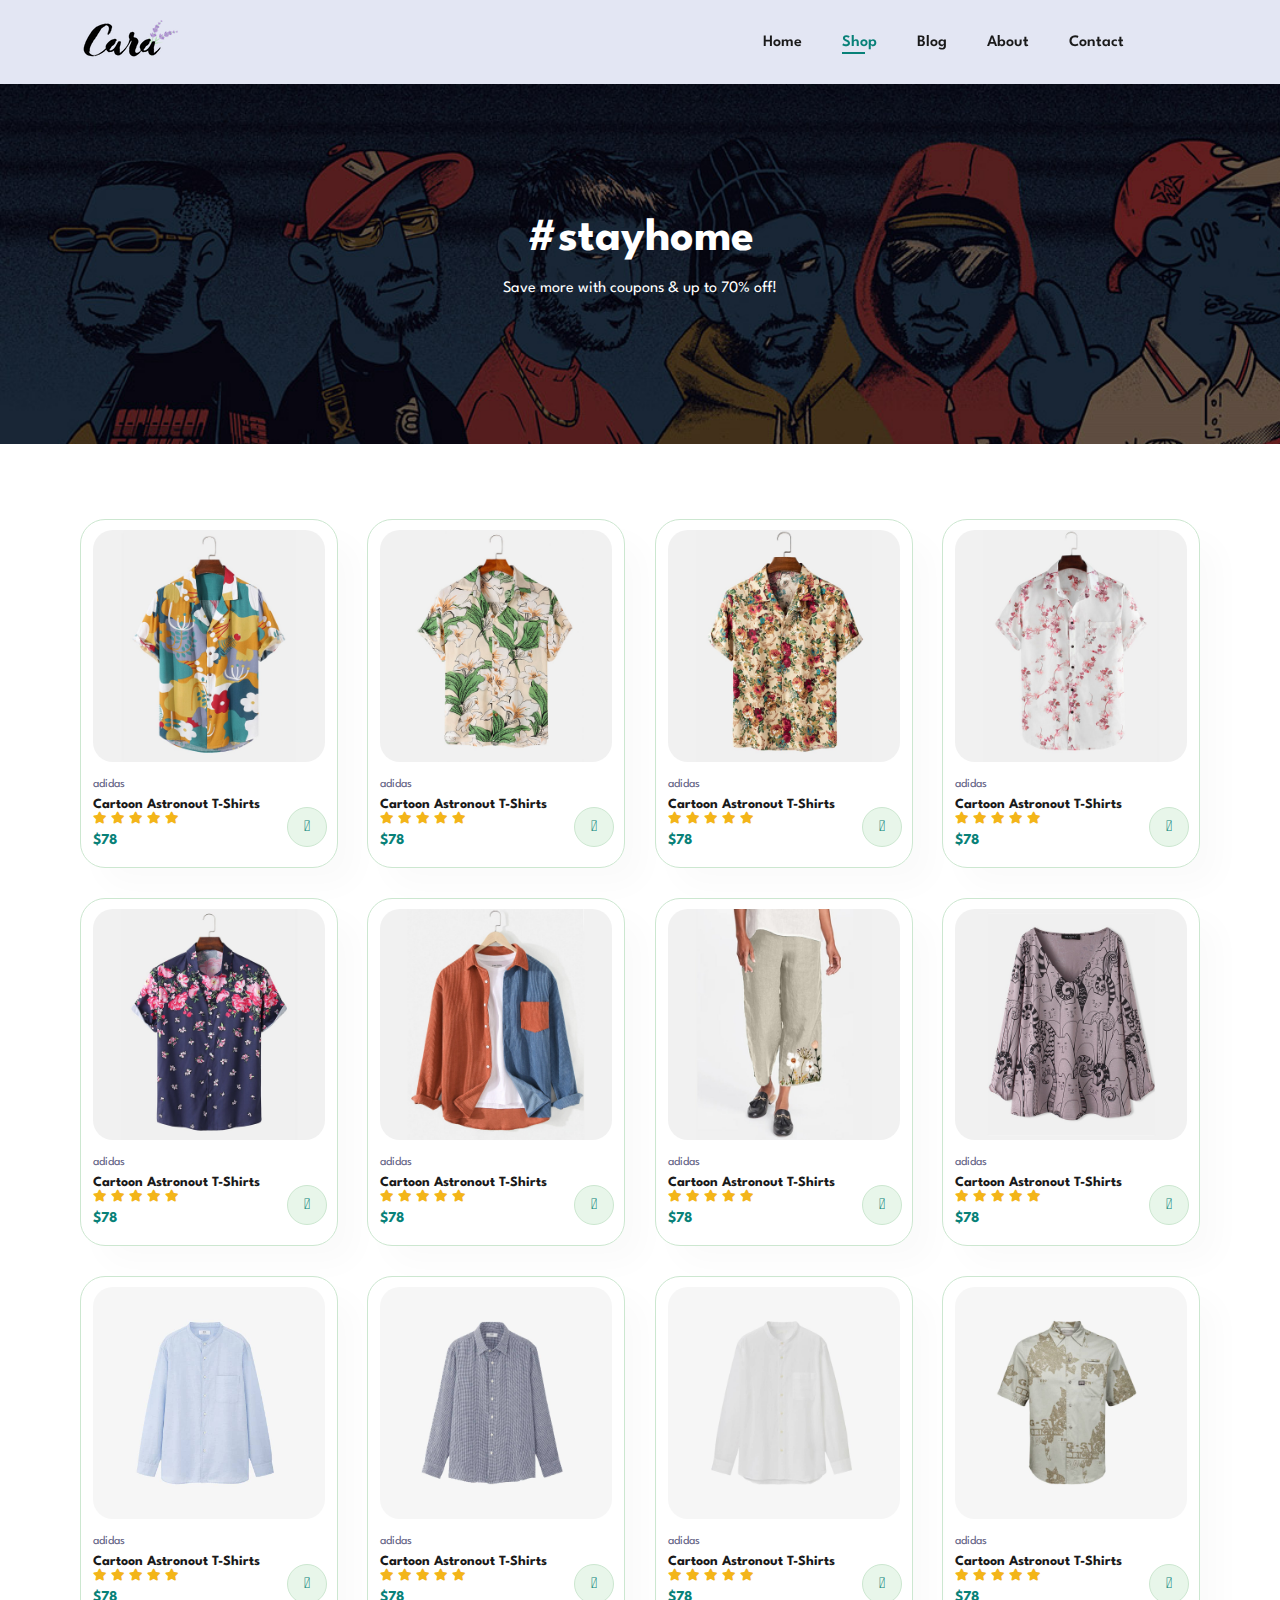
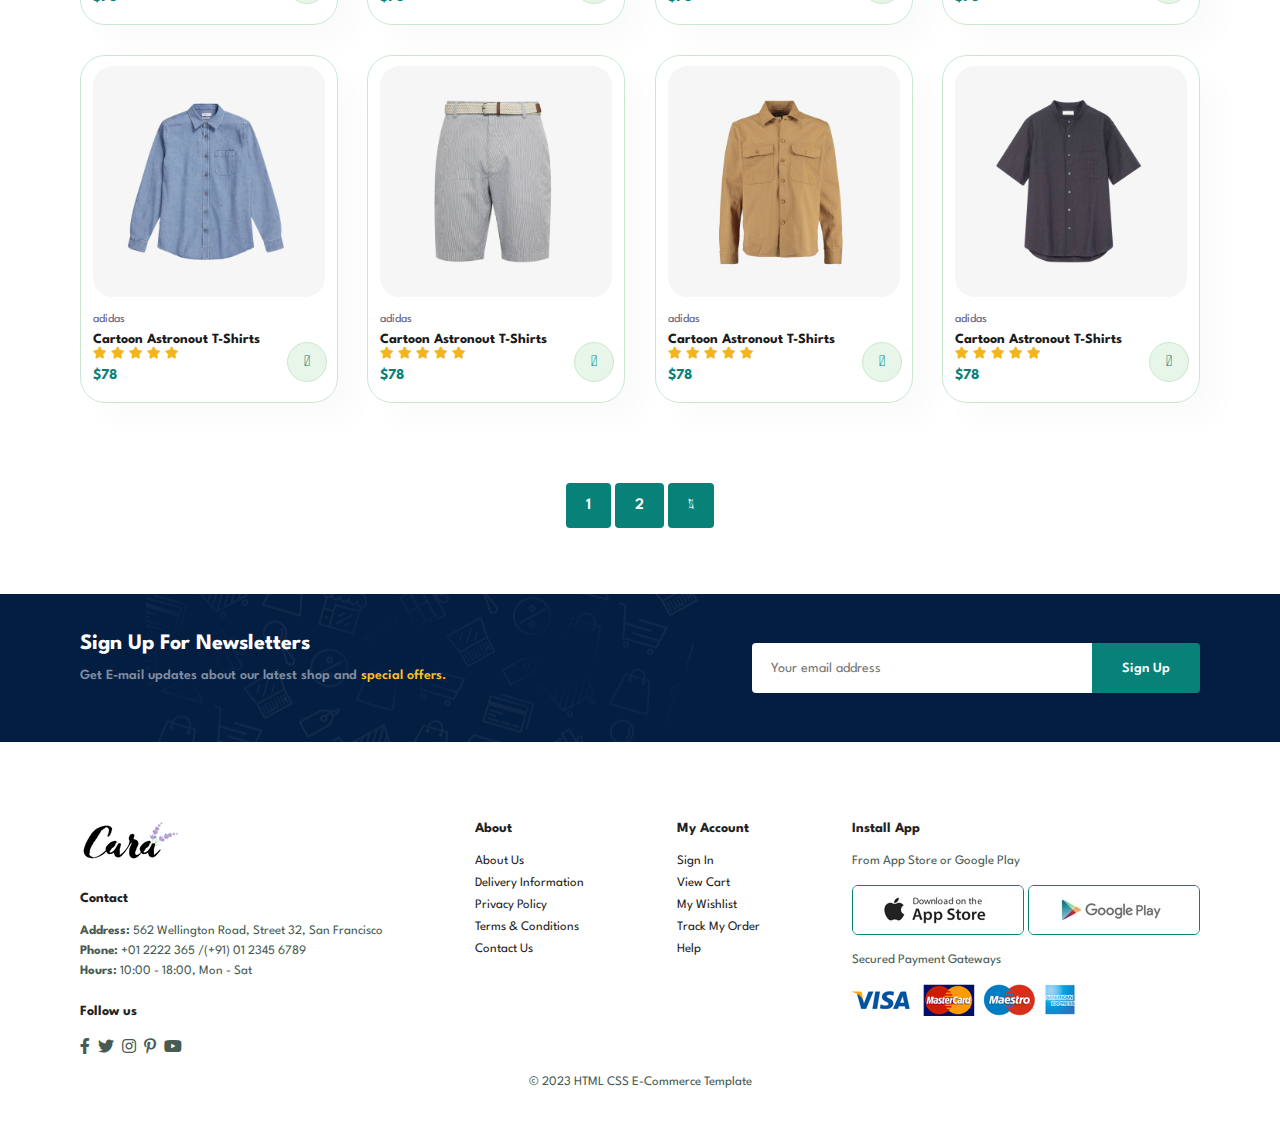
<file: shop.html>
<!DOCTYPE html>
<html lang="en">

<head>
    <meta charset="UTF-8">
    <meta name="viewport" content="width=device-width, initial-scale=1.0">
    <title>E-Commerce</title>
    <link rel="stylesheet" href="https://pro.fontawesome.com/releases/v5.10.0/css/all.css" />
    <link rel="stylesheet" href="style.css">
</head>

<body>
    <section id="header">
        <a href="#"><img src="img/logo.png" class="logo" alt=""></a>
        <div>
            <ul id="navbar">
                <li><a href="index.html">Home</a></li>
                <li><a class="active" href="shop.html">Shop</a></li>
                <li><a href="blog.html">Blog</a></li>
                <li><a href="about.html">About</a></li>
                <li><a href="contact.html">Contact</a></li>
                <li id="lg-bag"><a href="cart.html"><i class="far fa-shopping-bag"></i></a></li>
                <a href="#" id="close"><i class="far fa-times"></i></a>
            </ul>
        </div>
        <div id="mobile">
            <a href="cart.html"><i class="far fa-shopping-bag"></i></a>
            <i id="bar" class="fas fa-outdent"></i>
        </div>
    </section>

    <section id="page-header">
        <h2>#stayhome</h2>
        <p>Save more with coupons & up to 70% off!</p>
    </section>

    <section id="product1" class="section-p1">
        <div class="pro-container" id="hello">
            <div class="pro" onclick="window.location.href='sproduct.html'">
            <!-- <div class="pro" id="abc" onclick="abc(event)"> -->
                <img src="img/products/f1.jpg" alt="">
                <div class="des">
                    <span>adidas</span>
                    <h5>Cartoon Astronout T-Shirts</h5>
                    <div class="star">
                        <i class="fas fa-star"></i>
                        <i class="fas fa-star"></i>
                        <i class="fas fa-star"></i>
                        <i class="fas fa-star"></i>
                        <i class="fas fa-star"></i>
                    </div>
                    <h4>$78</h4>
                </div>
                <a href="#"><i class="fal fa-shopping-cart cart"></i></a>
            </div>
            <div class="pro">
                <img src="img/products/f2.jpg" alt="">
                <div class="des">
                    <span>adidas</span>
                    <h5>Cartoon Astronout T-Shirts</h5>
                    <div class="star">
                        <i class="fas fa-star"></i>
                        <i class="fas fa-star"></i>
                        <i class="fas fa-star"></i>
                        <i class="fas fa-star"></i>
                        <i class="fas fa-star"></i>
                    </div>
                    <h4>$78</h4>
                </div>
                <a href="#"><i class="fal fa-shopping-cart cart"></i></a>
            </div>
            <div class="pro">
                <img src="img/products/f3.jpg" alt="">
                <div class="des">
                    <span>adidas</span>
                    <h5>Cartoon Astronout T-Shirts</h5>
                    <div class="star">
                        <i class="fas fa-star"></i>
                        <i class="fas fa-star"></i>
                        <i class="fas fa-star"></i>
                        <i class="fas fa-star"></i>
                        <i class="fas fa-star"></i>
                    </div>
                    <h4>$78</h4>
                </div>
                <a href="#"><i class="fal fa-shopping-cart cart"></i></a>
            </div>
            <div class="pro">
                <img src="img/products/f4.jpg" alt="">
                <div class="des">
                    <span>adidas</span>
                    <h5>Cartoon Astronout T-Shirts</h5>
                    <div class="star">
                        <i class="fas fa-star"></i>
                        <i class="fas fa-star"></i>
                        <i class="fas fa-star"></i>
                        <i class="fas fa-star"></i>
                        <i class="fas fa-star"></i>
                    </div>
                    <h4>$78</h4>
                </div>
                <a href="#"><i class="fal fa-shopping-cart cart"></i></a>
            </div>
            <div class="pro">
                <img src="img/products/f5.jpg" alt="">
                <div class="des">
                    <span>adidas</span>
                    <h5>Cartoon Astronout T-Shirts</h5>
                    <div class="star">
                        <i class="fas fa-star"></i>
                        <i class="fas fa-star"></i>
                        <i class="fas fa-star"></i>
                        <i class="fas fa-star"></i>
                        <i class="fas fa-star"></i>
                    </div>
                    <h4>$78</h4>
                </div>
                <a href="#"><i class="fal fa-shopping-cart cart"></i></a>
            </div>
            <div class="pro">
                <img src="img/products/f6.jpg" alt="">
                <div class="des">
                    <span>adidas</span>
                    <h5>Cartoon Astronout T-Shirts</h5>
                    <div class="star">
                        <i class="fas fa-star"></i>
                        <i class="fas fa-star"></i>
                        <i class="fas fa-star"></i>
                        <i class="fas fa-star"></i>
                        <i class="fas fa-star"></i>
                    </div>
                    <h4>$78</h4>
                </div>
                <a href="#"><i class="fal fa-shopping-cart cart"></i></a>
            </div>
            <div class="pro">
                <img src="img/products/f7.jpg" alt="">
                <div class="des">
                    <span>adidas</span>
                    <h5>Cartoon Astronout T-Shirts</h5>
                    <div class="star">
                        <i class="fas fa-star"></i>
                        <i class="fas fa-star"></i>
                        <i class="fas fa-star"></i>
                        <i class="fas fa-star"></i>
                        <i class="fas fa-star"></i>
                    </div>
                    <h4>$78</h4>
                </div>
                <a href="#"><i class="fal fa-shopping-cart cart"></i></a>
            </div>
            <div class="pro">
                <img src="img/products/f8.jpg" alt="">
                <div class="des">
                    <span>adidas</span>
                    <h5>Cartoon Astronout T-Shirts</h5>
                    <div class="star">
                        <i class="fas fa-star"></i>
                        <i class="fas fa-star"></i>
                        <i class="fas fa-star"></i>
                        <i class="fas fa-star"></i>
                        <i class="fas fa-star"></i>
                    </div>
                    <h4>$78</h4>
                </div>
                <a href="#"><i class="fal fa-shopping-cart cart"></i></a>
            </div>
            <div class="pro">
                <img src="img/products/n1.jpg" alt="">
                <div class="des">
                    <span>adidas</span>
                    <h5>Cartoon Astronout T-Shirts</h5>
                    <div class="star">
                        <i class="fas fa-star"></i>
                        <i class="fas fa-star"></i>
                        <i class="fas fa-star"></i>
                        <i class="fas fa-star"></i>
                        <i class="fas fa-star"></i>
                    </div>
                    <h4>$78</h4>
                </div>
                <a href="#"><i class="fal fa-shopping-cart cart"></i></a>
            </div>
            <div class="pro">
                <img src="img/products/n2.jpg" alt="">
                <div class="des">
                    <span>adidas</span>
                    <h5>Cartoon Astronout T-Shirts</h5>
                    <div class="star">
                        <i class="fas fa-star"></i>
                        <i class="fas fa-star"></i>
                        <i class="fas fa-star"></i>
                        <i class="fas fa-star"></i>
                        <i class="fas fa-star"></i>
                    </div>
                    <h4>$78</h4>
                </div>
                <a href="#"><i class="fal fa-shopping-cart cart"></i></a>
            </div>
            <div class="pro">
                <img src="img/products/n3.jpg" alt="">
                <div class="des">
                    <span>adidas</span>
                    <h5>Cartoon Astronout T-Shirts</h5>
                    <div class="star">
                        <i class="fas fa-star"></i>
                        <i class="fas fa-star"></i>
                        <i class="fas fa-star"></i>
                        <i class="fas fa-star"></i>
                        <i class="fas fa-star"></i>
                    </div>
                    <h4>$78</h4>
                </div>
                <a href="#"><i class="fal fa-shopping-cart cart"></i></a>
            </div>
            <div class="pro">
                <img src="img/products/n4.jpg" alt="">
                <div class="des">
                    <span>adidas</span>
                    <h5>Cartoon Astronout T-Shirts</h5>
                    <div class="star">
                        <i class="fas fa-star"></i>
                        <i class="fas fa-star"></i>
                        <i class="fas fa-star"></i>
                        <i class="fas fa-star"></i>
                        <i class="fas fa-star"></i>
                    </div>
                    <h4>$78</h4>
                </div>
                <a href="#"><i class="fal fa-shopping-cart cart"></i></a>
            </div>
            <div class="pro">
                <img src="img/products/n5.jpg" alt="">
                <div class="des">
                    <span>adidas</span>
                    <h5>Cartoon Astronout T-Shirts</h5>
                    <div class="star">
                        <i class="fas fa-star"></i>
                        <i class="fas fa-star"></i>
                        <i class="fas fa-star"></i>
                        <i class="fas fa-star"></i>
                        <i class="fas fa-star"></i>
                    </div>
                    <h4>$78</h4>
                </div>
                <a href="#"><i class="fal fa-shopping-cart cart"></i></a>
            </div>
            <div class="pro">
                <img src="img/products/n6.jpg" alt="">
                <div class="des">
                    <span>adidas</span>
                    <h5>Cartoon Astronout T-Shirts</h5>
                    <div class="star">
                        <i class="fas fa-star"></i>
                        <i class="fas fa-star"></i>
                        <i class="fas fa-star"></i>
                        <i class="fas fa-star"></i>
                        <i class="fas fa-star"></i>
                    </div>
                    <h4>$78</h4>
                </div>
                <a href="#"><i class="fal fa-shopping-cart cart"></i></a>
            </div>
            <div class="pro">
                <img src="img/products/n7.jpg" alt="">
                <div class="des">
                    <span>adidas</span>
                    <h5>Cartoon Astronout T-Shirts</h5>
                    <div class="star">
                        <i class="fas fa-star"></i>
                        <i class="fas fa-star"></i>
                        <i class="fas fa-star"></i>
                        <i class="fas fa-star"></i>
                        <i class="fas fa-star"></i>
                    </div>
                    <h4>$78</h4>
                </div>
                <a href="#"><i class="fal fa-shopping-cart cart"></i></a>
            </div>
            <div class="pro">
                <img src="img/products/n8.jpg" alt="">
                <div class="des">
                    <span>adidas</span>
                    <h5>Cartoon Astronout T-Shirts</h5>
                    <div class="star">
                        <i class="fas fa-star"></i>
                        <i class="fas fa-star"></i>
                        <i class="fas fa-star"></i>
                        <i class="fas fa-star"></i>
                        <i class="fas fa-star"></i>
                    </div>
                    <h4>$78</h4>
                </div>
                <a href="#"><i class="fal fa-shopping-cart cart"></i></a>
            </div>

        </div>

    </section>

    <section id="pagination" class="section-p1">
        <a href="#">1</a>
        <a href="#">2</a>
        <a href="#"><i class="fal fa-long-arrow-alt-right"></i></a>
    </section>

    <section id="newsletter" class="section-p1 section-m1">
        <div class="newstext">
            <h4>Sign Up For Newsletters</h4>
            <p>Get E-mail updates about our latest shop and <span>special offers.</span></p>
        </div>
        <div class="form">
            <input type="text" placeholder="Your email address">
            <button class="normal">Sign Up</button>
        </div>
    </section>

    <footer class="section-p1">
        <div class="col">
            <img class="logo" src="img/logo.png" alt="">
            <h4>Contact</h4>
            <p><strong>Address:</strong> 562 Wellington Road, Street 32, San Francisco</p>
            <p><strong>Phone:</strong> +01 2222 365 /(+91) 01 2345 6789</p>
            <p><strong>Hours:</strong> 10:00 - 18:00, Mon - Sat</p>
            <div class="follow">
                <h4>Follow us</h4>
                <div class="icon">
                    <i class="fab fa-facebook-f"></i>
                    <i class="fab fa-twitter"></i>
                    <i class="fab fa-instagram"></i>
                    <i class="fab fa-pinterest-p"></i>
                    <i class="fab fa-youtube"></i>
                </div>
            </div>
        </div>
        <div class="col">
            <h4>About</h4>
            <a href="#">About Us</a>
            <a href="#">Delivery Information</a>
            <a href="#">Privacy Policy</a>
            <a href="#">Terms & Conditions</a>
            <a href="#">Contact Us</a>
        </div>
        <div class="col">
            <h4>My Account</h4>
            <a href="#">Sign In</a>
            <a href="#">View Cart</a>
            <a href="#">My Wishlist</a>
            <a href="#">Track My Order</a>
            <a href="#">Help</a>
        </div>
        <div class="col install">
            <h4>Install App</h4>
            <p>From App Store or Google Play</p>
            <div class="row">
                <img src="img/pay/app.jpg" alt="">
                <img src="img/pay/play.jpg" alt="">
            </div>
            <p>Secured Payment Gateways</p>
            <img src="img/pay/pay.png" alt="">
        </div>

        <div class="copyright">
            <p>&copy 2023 HTML CSS E-Commerce Template</p>
        </div>

    </footer>

    <script src="script.js"></script>
</body>

</html>
</file>
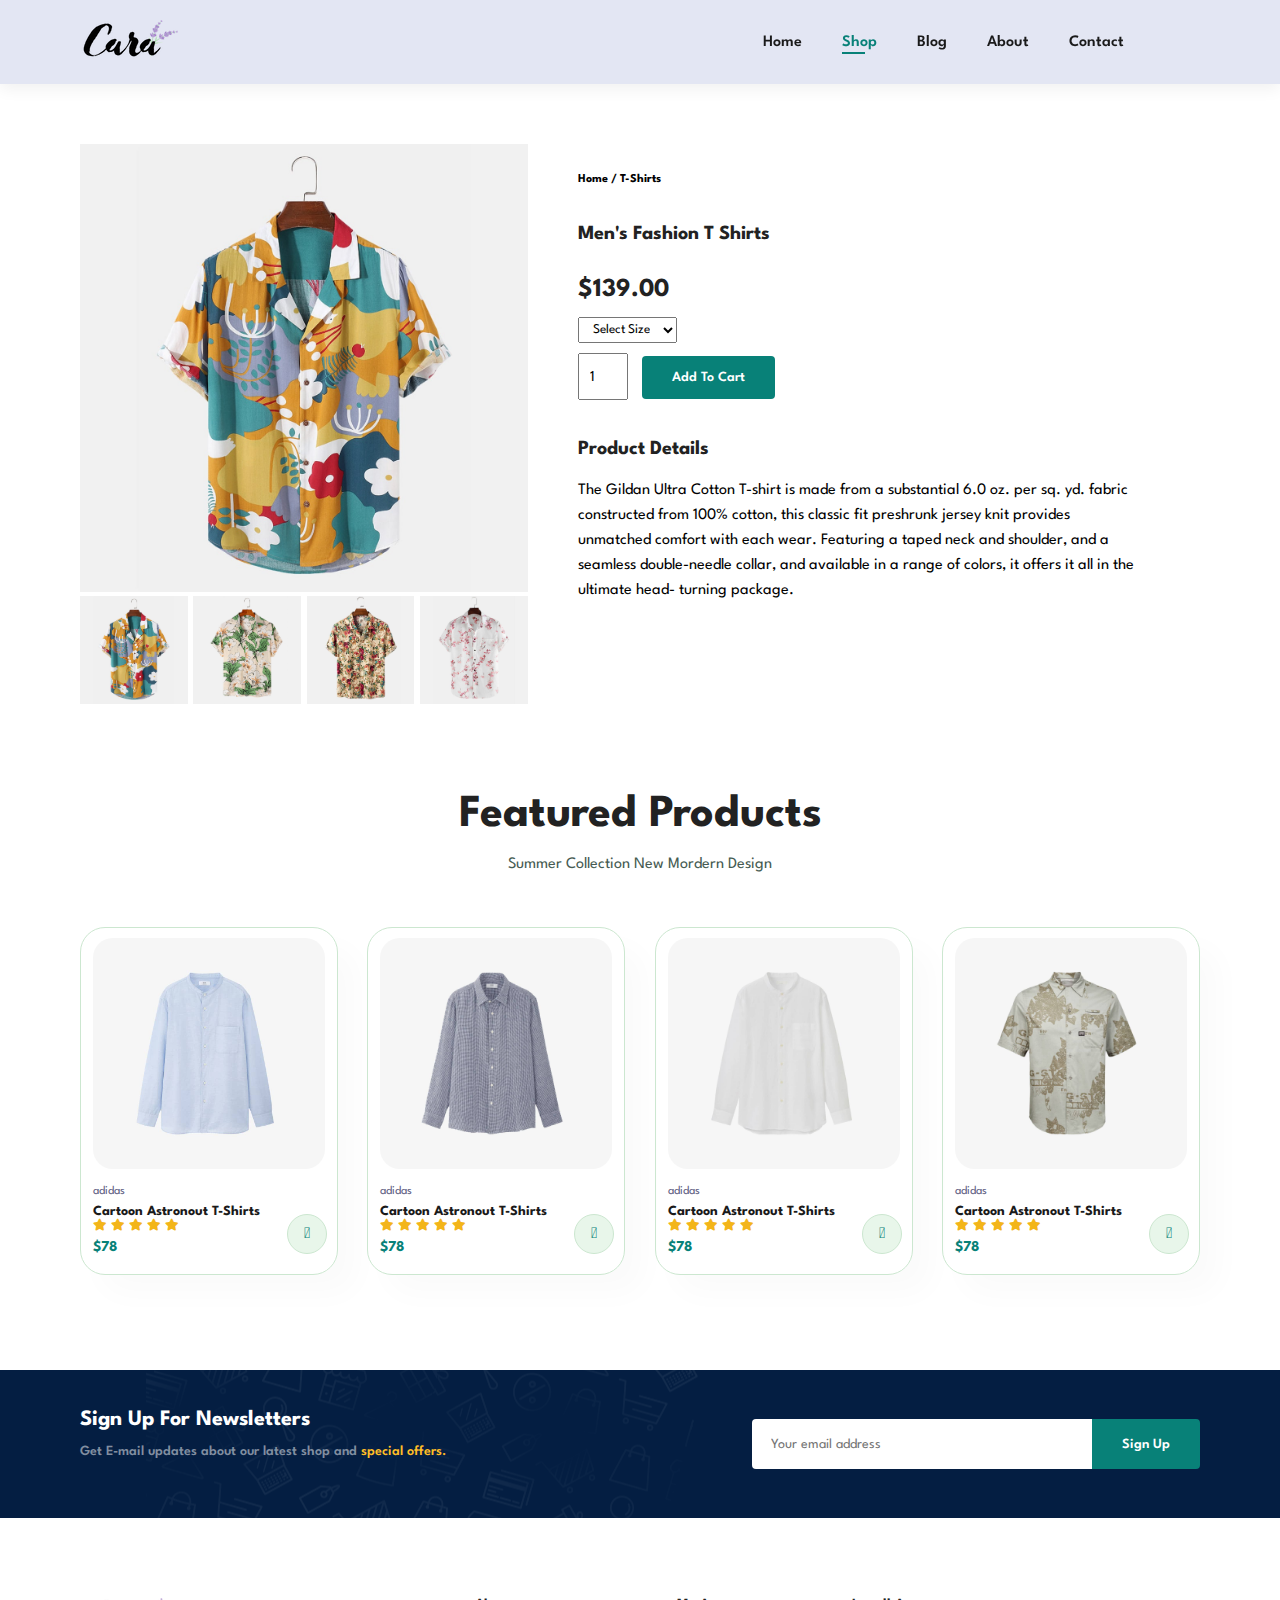
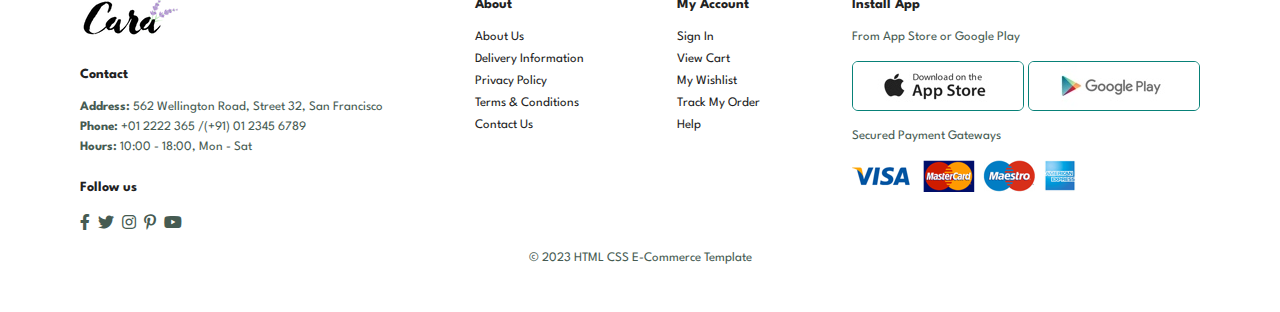
<file: sproduct.html>
<!DOCTYPE html>
<html lang="en">

<head>
    <meta charset="UTF-8">
    <meta name="viewport" content="width=device-width, initial-scale=1.0">
    <title>E-Commerce</title>
    <link rel="stylesheet" href="https://pro.fontawesome.com/releases/v5.10.0/css/all.css" />
    <link rel="stylesheet" href="style.css">
</head>

<body>
    <section id="header">
        <a href="#"><img src="img/logo.png" class="logo" alt=""></a>
        <div>
            <ul id="navbar">
                <li><a href="index.html">Home</a></li>
                <li><a class="active" href="shop.html">Shop</a></li>
                <li><a href="blog.html">Blog</a></li>
                <li><a href="about.html">About</a></li>
                <li><a href="contact.html">Contact</a></li>
                <li id="lg-bag"><a href="cart.html"><i class="far fa-shopping-bag"></i></a></li>
                <a href="#" id="close"><i class="far fa-times"></i></a>
            </ul>
        </div>
        <div id="mobile">
            <a href="cart.html"><i class="far fa-shopping-bag"></i></a>
            <i id="bar" class="fas fa-outdent"></i>
        </div>
    </section>

    <section id="prodetails" class="section-p1">
        <div class="single-pro-image">
            <img src="img/products/f1.jpg" width="100%" id="MainImg" alt="">
            <div class="small-img-group">
                <div class="small-img-col">
                    <img src="img/products/f1.jpg" width="100%" class="small-img" alt="">
                </div>
                <div class="small-img-col">
                    <img src="img/products/f2.jpg" width="100%" class="small-img" alt="">
                </div>
                <div class="small-img-col">
                    <img src="img/products/f3.jpg" width="100%" class="small-img" alt="">
                </div>
                <div class="small-img-col">
                    <img src="img/products/f4.jpg" width="100%" class="small-img" alt="">
                </div>
            </div>
        </div>
        <div class="single-pro-details">
            <h6>Home / T-Shirts</h6>
            <h4>Men's Fashion T Shirts</h4>
            <h2>$139.00</h2>
            <select>
                <option>Select Size</option>
                <option>XL</option>
                <option>XXL</option>
                <option>Small</option>
                <option>Large</option>
                <option>Medium</option>
            </select>
            <input type="number" value="1">
            <button class="normal">Add To Cart</button>
            <h4>Product Details</h4>
            <span>The Gildan Ultra Cotton T-shirt is made from a substantial 6.0 oz. per sq. yd. fabric constructed from
                100% cotton, this classic fit preshrunk jersey knit provides unmatched comfort with each wear. Featuring
                a taped neck and shoulder, and a seamless double-needle collar, and available in a range of colors, it
                offers it all in the ultimate head- turning package.</span>
        </div>
    </section>

    <section id="product1" class="section-p1">
        <h2>Featured Products</h2>
        <p>Summer Collection New Mordern Design</p>
        <div class="pro-container">
            <div class="pro">
                <img src="img/products/n1.jpg" alt="">
                <div class="des">
                    <span>adidas</span>
                    <h5>Cartoon Astronout T-Shirts</h5>
                    <div class="star">
                        <i class="fas fa-star"></i>
                        <i class="fas fa-star"></i>
                        <i class="fas fa-star"></i>
                        <i class="fas fa-star"></i>
                        <i class="fas fa-star"></i>
                    </div>
                    <h4>$78</h4>
                </div>
                <a href="#"><i class="fal fa-shopping-cart cart"></i></a>
            </div>
            <div class="pro">
                <img src="img/products/n2.jpg" alt="">
                <div class="des">
                    <span>adidas</span>
                    <h5>Cartoon Astronout T-Shirts</h5>
                    <div class="star">
                        <i class="fas fa-star"></i>
                        <i class="fas fa-star"></i>
                        <i class="fas fa-star"></i>
                        <i class="fas fa-star"></i>
                        <i class="fas fa-star"></i>
                    </div>
                    <h4>$78</h4>
                </div>
                <a href="#"><i class="fal fa-shopping-cart cart"></i></a>
            </div>
            <div class="pro">
                <img src="img/products/n3.jpg" alt="">
                <div class="des">
                    <span>adidas</span>
                    <h5>Cartoon Astronout T-Shirts</h5>
                    <div class="star">
                        <i class="fas fa-star"></i>
                        <i class="fas fa-star"></i>
                        <i class="fas fa-star"></i>
                        <i class="fas fa-star"></i>
                        <i class="fas fa-star"></i>
                    </div>
                    <h4>$78</h4>
                </div>
                <a href="#"><i class="fal fa-shopping-cart cart"></i></a>
            </div>
            <div class="pro">
                <img src="img/products/n4.jpg" alt="">
                <div class="des">
                    <span>adidas</span>
                    <h5>Cartoon Astronout T-Shirts</h5>
                    <div class="star">
                        <i class="fas fa-star"></i>
                        <i class="fas fa-star"></i>
                        <i class="fas fa-star"></i>
                        <i class="fas fa-star"></i>
                        <i class="fas fa-star"></i>
                    </div>
                    <h4>$78</h4>
                </div>
                <a href="#"><i class="fal fa-shopping-cart cart"></i></a>
            </div>
        </div>

    </section>

    <section id="newsletter" class="section-p1 section-m1">
        <div class="newstext">
            <h4>Sign Up For Newsletters</h4>
            <p>Get E-mail updates about our latest shop and <span>special offers.</span></p>
        </div>
        <div class="form">
            <input type="text" placeholder="Your email address">
            <button class="normal">Sign Up</button>
        </div>
    </section>

    <footer class="section-p1">
        <div class="col">
            <img class="logo" src="img/logo.png" alt="">
            <h4>Contact</h4>
            <p><strong>Address:</strong> 562 Wellington Road, Street 32, San Francisco</p>
            <p><strong>Phone:</strong> +01 2222 365 /(+91) 01 2345 6789</p>
            <p><strong>Hours:</strong> 10:00 - 18:00, Mon - Sat</p>
            <div class="follow">
                <h4>Follow us</h4>
                <div class="icon">
                    <i class="fab fa-facebook-f"></i>
                    <i class="fab fa-twitter"></i>
                    <i class="fab fa-instagram"></i>
                    <i class="fab fa-pinterest-p"></i>
                    <i class="fab fa-youtube"></i>
                </div>
            </div>
        </div>
        <div class="col">
            <h4>About</h4>
            <a href="#">About Us</a>
            <a href="#">Delivery Information</a>
            <a href="#">Privacy Policy</a>
            <a href="#">Terms & Conditions</a>
            <a href="#">Contact Us</a>
        </div>
        <div class="col">
            <h4>My Account</h4>
            <a href="#">Sign In</a>
            <a href="#">View Cart</a>
            <a href="#">My Wishlist</a>
            <a href="#">Track My Order</a>
            <a href="#">Help</a>
        </div>
        <div class="col install">
            <h4>Install App</h4>
            <p>From App Store or Google Play</p>
            <div class="row">
                <img src="img/pay/app.jpg" alt="">
                <img src="img/pay/play.jpg" alt="">
            </div>
            <p>Secured Payment Gateways</p>
            <img src="img/pay/pay.png" alt="">
        </div>

        <div class="copyright">
            <p>&copy 2023 HTML CSS E-Commerce Template</p>
        </div>

    </footer>


    <script>
        var MainImg = document.getElementById("MainImg");
        var smallimg = document.getElementsByClassName("small-img");

        smallimg[0].onclick = function () {
            MainImg.src = smallimg[0].src;
        }
        smallimg[1].onclick = function () {
            MainImg.src = smallimg[1].src;
        }
        smallimg[2].onclick = function () {
            MainImg.src = smallimg[2].src;
        }
        smallimg[3].onclick = function () {
            MainImg.src = smallimg[3].src;
        }
    </script>
    <script src="script.js"></script>
</body>

</html>
</file>
<file: style.css>
@import url("https://fonts.googleapis.com/css2?family=Spartan:wght@100;200;300;400;500;600;700;800;900&display=swap");
* {
  margin: 0;
  padding: 0;
  box-sizing: border-box;
  font-family: "Spartan", sans-serif;
}

html {
  scroll-behavior: smooth;
}

/* Global Styles */

h1 {
  font-size: 50px;
  line-height: 64px;
  color: #222;
}

h2 {
  font-size: 46px;
  line-height: 54px;
  color: #222;
}

h4 {
  font-size: 20px;
  color: #222;
}

h6 {
  font-weight: 700;
  font-size: 12px;
}

p {
  font-size: 16px;
  color: #465b52;
  margin: 15px 0 20px 0;
}

.section-p1 {
  padding: 40px 80px;
}

.section-m1 {
  margin: 40px 0;
}

button.normal {
  font-size: 14px;
  font-weight: 600;
  padding: 15px 30px;
  color: #000;
  background-color: #fff;
  border-radius: 4px;
  cursor: pointer;
  border: none;
  outline: none;
  transition: 0.2s;
}
button.white {
  font-size: 13px;
  font-weight: 600;
  padding: 11px 18px;
  color: #fff;
  background-color: transparent;
  border-radius: 4px;
  cursor: pointer;
  border: 1px solid #fff;
  outline: #606083;
  transition: 0.2s;
}

body {
  width: 100%;
}

/* Header Start */
#header {
  display: flex;
  align-items: center;
  justify-content: space-between;
  padding: 20px 80px;
  background-color: #e3e6f3;
  box-shadow: 0px 5px 15px rgba(0, 0, 0, 0.06);
  position: sticky;
  z-index: 2;
  top: 0;
  left: 0;
}
#navbar {
  display: flex;
  align-items: center;
  justify-content: center;
}

#navbar li {
  list-style: none;
  padding: 0 20px;
  position: relative;
}
#navbar li a {
  text-decoration: none;
  font-size: 16px;
  font-weight: 600;
  color: #1a1a1a;
  transition: 0.3s;
}
#navbar li a:hover,
#navbar li a.active {
  color: #088178;
}
#navbar li a.active::after,
#navbar li a:hover::after {
  content: "";
  width: 30%;
  height: 2px;
  background-color: #088178;
  position: absolute;
  bottom: -4px;
  left: 20px;
}

#mobile {
  display: none;
  align-items: center;
}
#close {
  display: none;
}

/* Home Page */
#hero {
  background-image: url(img/hero4.png);
  height: 90vh;
  width: 100%;
  background-size: cover;
  background-position: top 25% right 0;
  padding: 0 80px;
  display: flex;
  align-items: flex-start;
  justify-content: center;
  flex-direction: column;
}
#hero h4 {
  padding-bottom: 15px;
}
#hero h1 {
  color: #088178;
}
#hero button {
  background-image: url("img/button.png");
  background-color: transparent;
  border: 0;
  color: #088178;
  padding: 14px 80px 14px 65px;
  background-repeat: no-repeat;
  cursor: pointer;
  font-weight: 700;
  font-size: 15px;
}
#feature {
  display: flex;
  align-items: center;
  justify-content: space-between;
  flex-wrap: wrap;
}
#feature .fe-box {
  width: 180px;
  text-align: center;
  padding: 25px 15px;
  box-shadow: 20px 20px 34px rgba(0, 0, 0, 0.03);
  border: 1px solid #cce7d0;
  font-weight: 900;
  border-radius: 4px;
  margin: 15px 0px;
}
#feature .fe-box img {
  margin-bottom: 10px;
  width: 100%;
}
#feature .fe-box:hover {
  box-shadow: 10px 10px 54px rgba(70, 62, 121, 0.1);
}
#feature .fe-box h6 {
  display: inline;
  padding: 9px 8px 6px 8px;
  background-color: #fddde4;
  color: #088178;
  line-height: 1;
  border-radius: 4px;
}
#feature .fe-box:nth-child(2) h6 {
  background-color: #cdebbc;
}
#feature .fe-box:nth-child(3) h6 {
  background-color: #d1e8f2;
}
#feature .fe-box:nth-child(4) h6 {
  background-color: #cdd4f8;
}
#feature .fe-box:nth-child(5) h6 {
  background-color: #f6dbf6;
}
#feature .fe-box:nth-child(6) h6 {
  background-color: #fff2e5;
}
#product1 .pro-container {
  display: flex;
  flex-wrap: wrap;
  align-items: center;
  justify-content: space-between;
  padding-top: 20px;
}
#product1 {
  text-align: center;
}
#product1 .pro {
  width: 23%;
  min-width: 250px;
  padding: 10px 12px;
  border: 1px solid #cce7d0;
  border-radius: 25px;
  cursor: pointer;
  box-shadow: 20px 20px 30px rgba(0, 0, 0, 0.02);
  margin: 15px 0;
  transition: 0.2s ease;
  position: relative;
}
#product1 .pro:hover {
  box-shadow: 20px 20px 30px rgba(0, 0, 0, 0.06);
}
#product1 .pro img {
  width: 100%;
  border-radius: 20px;
}
#product1 .pro .des {
  text-align: start;
  padding: 10px 0;
}
#product1 .pro .des span {
  color: #606083;
  font-size: 12px;
}
#product1 .pro .des h5 {
  padding-top: 7px;
  color: #1a1a1a;
  font-size: 14px;
}
#product1 .pro .des i {
  font-size: 12px;
  color: rgb(243, 181, 25);
}
#product1 .pro .des h4 {
  padding-top: 7px;
  font-size: 15px;
  font-weight: 700;
  color: #088178;
}
#product1 .pro .cart {
  width: 40px;
  height: 40px;
  line-height: 40px;
  border-radius: 50px;
  background-color: #e8f6ea;
  font-weight: 500;
  color: #088178;
  border: 1px solid #cce7d0;
  position: absolute;
  bottom: 20px;
  right: 10px;
}
#banner {
  display: flex;
  flex-direction: column;
  align-items: center;
  justify-content: center;
  text-align: center;
  background-image: url("img/banner/b2.jpg");
  width: 100%;
  height: 40vh;
  background-size: cover;
  background-position: center;
}
#banner h4 {
  color: #fff;
  font-size: 16px;
}
#banner h2 {
  color: #fff;
  font-size: 30px;
  padding: 10px 0;
}
#banner h2 span {
  color: #ef3636;
}
#banner button:hover {
  background-color: #088178;
  color: #fff;
}
#sm-banner {
  display: flex;
  flex-wrap: wrap;
  justify-content: space-between;
}

#sm-banner .banner-box {
  display: flex;
  flex-direction: column;
  align-items: flex-start;
  justify-content: center;
  background-image: url("img/banner/b17.jpg");
  min-width: 580px;
  height: 50vh;
  background-size: cover;
  background-position: center;
  padding: 30px;
  transition: 0.3s ease;
}
#sm-banner .banner-box:nth-child(2) {
  background-image: url("img/banner/b10.jpg");
}
#sm-banner h4 {
  color: #fff;
  font-size: 20px;
  font-weight: 300;
}
#sm-banner h2 {
  color: #fff;
  font-size: 28px;
  font-weight: 800;
}
#sm-banner span {
  color: #fff;
  font-size: 14px;
  font-weight: 500;
  padding-bottom: 15px;
}
#sm-banner .banner-box:hover button {
  background-color: #088178;
  border: 1px solid #088178;
}

#banner3 {
  display: flex;
  justify-content: space-between;
  flex-wrap: wrap;
  padding: 0 80px;
}

#banner3 .banner-box {
  display: flex;
  flex-direction: column;
  align-items: flex-start;
  justify-content: center;
  background-image: url("img/banner/b7.jpg");
  min-width: 30%;
  height: 30vh;
  background-size: cover;
  background-position: center;
  padding: 20px;
  margin-bottom: 20px;
}

#banner3 h2 {
  color: #fff;
  font-weight: 900;
  font-size: 22px;
}
#banner3 h3 {
  color: #ec544e;
  font-weight: 800;
  font-size: 15px;
}

#banner3 .banner-box:nth-child(2) {
  background-image: url("img/banner/b4.jpg");
}
#banner3 .banner-box:nth-child(3) {
  background-image: url("img/banner/b18.jpg");
}
#newsletter {
  display: flex;
  justify-content: space-between;
  flex-wrap: wrap;
  align-items: center;
  background-image: url("img/banner/b14.png");
  background-repeat: no-repeat;
  background-position: 20% 30%;
  background-color: #041e42;
}
#newsletter h4 {
  font-size: 22px;
  font-weight: 700;
  color: #fff;
}
#newsletter p {
  font-size: 14px;
  font-weight: 600;
  color: #818ea0;
}
#newsletter p span {
  color: #ffbd27;
}

#newsletter .form {
  display: flex;
  width: 40%;
}

#newsletter input {
  height: 3.125rem;
  padding: 0 1.25em;
  font-size: 14px;
  width: 100%;
  border: 1px solid transparent;
  border-radius: 4px;
  outline: none;
  border-top-right-radius: 0;
  border-bottom-right-radius: 0;
}
#newsletter button {
  background-color: #088178;
  color: #fff;
  white-space: nowrap;
  border-top-left-radius: 0;
  border-bottom-left-radius: 0;
}
footer {
  display: flex;
  flex-wrap: wrap;
  justify-content: space-between;
}
footer .col {
  display: flex;
  flex-direction: column;
  margin-bottom: 20px;
  align-items: flex-start;
}
footer .logo {
  margin-bottom: 30px;
}
footer h4 {
  font-size: 14px;
  padding-bottom: 20px;
}
footer p {
  font-size: 13px;
  margin: 0 0 8px 0;
}
footer a {
  font-size: 13px;
  text-decoration: none;
  color: #222;
  margin-bottom: 10px;
}
footer .follow {
  margin-top: 20px;
}
footer .follow i {
  color: #465b52;
  padding-right: 4px;
  cursor: pointer;
}
footer .install .row img {
  border: 1px solid #088178;
  border-radius: 6px;
}
footer .install img {
  margin: 10px 0 15px 0;
}
footer .follow i:hover,
footer a:hover {
  color: #088178;
}
footer .copyright {
  width: 100%;
  text-align: center;
}

/* Shop Page */
#page-header {
  background-image: url("img/banner/b1.jpg");
  width: 100%;
  height: 40vh;
  background-size: cover;
  display: flex;
  flex-direction: column;
  align-items: center;
  justify-content: center;
  padding: 14px;
}

#page-header h2,
#page-header p {
  color: #fff;
}
#pagination {
  text-align: center;
}
#pagination a {
  text-decoration: none;
  background-color: #088178;
  color: #fff;
  padding: 15px 20px;
  border-radius: 4px;
  font-weight: 600;
}
#pagination a:hover {
  background-color: #d1e8f2;
  color: #222;
}

#pagination a i {
  font-weight: 600;
  font-size: 16px;
}

/* Single Product */

#prodetails {
  display: flex;
  margin-top: 20px;
}

#prodetails .single-pro-image {
  width: 40%;
  margin-right: 50px;
}
.small-img-group {
  display: flex;
  justify-content: space-between;
}
.small-img-col {
  flex-basis: 24%;
  cursor: pointer;
}

#prodetails .single-pro-details {
  width: 50%;
  padding-top: 30px;
}

#prodetails .single-pro-details h4 {
  padding: 40px 0 20px 0;
}
#prodetails .single-pro-details h2 {
  font-size: 26px;
}

#prodetails .single-pro-details select {
  display: block;
  padding: 5px 10px;
  margin-bottom: 10px;
}

#prodetails .single-pro-details input {
  width: 50px;
  height: 47px;
  padding-left: 10px;
  font-size: 15px;
  margin-right: 10px;
}

#prodetails .single-pro-details input:focus {
  outline: none;
}

#prodetails .single-pro-details button {
  background-color: #088178;
  color: #fff;
}
#prodetails .single-pro-details span {
  line-height: 25px;
}

/* Blog Page */
#page-header.blog-header {
  background-image: url("img/banner/b19.jpg");
}

#blog {
  padding: 150px 150px 0 150px;
}

#blog .blog-box {
  display: flex;
  align-items: center;
  width: 100%;
  position: relative;
  padding-bottom: 90px;
}

#blog .blog-img {
  width: 50%;
  margin-right: 40px;
}
#blog img {
  width: 100%;
  height: 300px;
  object-fit: cover;
}

#blog .blog-details {
  width: 50%;
  position: relative;
}

#blog .blog-details a {
  text-decoration: none;
  font-size: 11px;
  color: #000;
  font-weight: 700;
  position: relative;
  transition: 0.3s;
}

#blog .blog-details a::after {
  content: "";
  width: 50px;
  height: 1px;
  background-color: #000;
  position: absolute;
  top: 4px;
  right: -60px;
}

#blog .blog-details a:hover {
  color: #088178;
}

#blog .blog-details a:hover:after {
  background-color: #088178;
}

#blog .blog-box h1 {
  position: absolute;
  top: -40px;
  left: 0;
  font-size: 70px;
  font-weight: 700;
  color: #c9cbce;
  z-index: -1;
}

/* About Page */
#page-header.about-header {
  background-image: url("img/about/banner.png");
}
#about-head {
  width: 100%;
  display: flex;
  align-items: center;
}
#about-head img {
  width: 50%;
  height: auto;
}
#about-head div {
  padding-left: 40px;
}
#about-app {
  text-align: center;
}
#about-app .video {
  width: 70%;
  height: 100%;
  margin: 30px auto 0 auto;
}
#about-app .video video {
  width: 100%;
  height: 100%;
  border-radius: 20px;
}

/* Contact Page */
#contact-details {
  display: flex;
  align-items: center;
  justify-content: space-between;
}
#contact-details .details {
  width: 40%;
}
#contact-details .details span,
#form-details form span {
  font-size: 12px;
}
#contact-details .details h2,
#form-details form h2 {
  font-size: 26px;
  line-height: 35px;
  padding: 20px 0;
}
#contact-details .details h3 {
  font-size: 16px;
  padding-bottom: 15px;
}
#contact-details .details li {
  list-style: none;
  display: flex;
  padding: 10px 0;
}
#contact-details .details li i {
  font-size: 14px;
  padding-right: 22px;
}
#contact-details .details li p {
  margin: 0;
  font-size: 14px;
}
#contact-details .map {
  width: 55%;
  height: 400px;
}
#contact-details .map iframe {
  width: 100%;
  height: 100%;
}
#form-details {
  display: flex;
  align-items: center;
  justify-content: space-between;
  margin: 30px;
  padding: 80px;
  border: 1px solid #e1e1e1;
}
#form-details form {
  width: 65%;
  display: flex;
  flex-direction: column;
  align-items: flex-start;
}
#form-details form input,
#form-details form textarea {
  width: 100%;
  padding: 12px 15px;
  outline: none;
  border: 1px solid #e1e1e1;
  border-radius: 4px;
  margin-bottom: 20px;
}
#form-details form button {
  background-color: #088178;
  color: #fff;
}

#form-details .people div {
  padding-bottom: 25px;
  display: flex;
  align-items: center;
}
#form-details .people div img {
  width: 65px;
  height: 65px;
  object-fit: cover;
  margin-right: 15px;
}
#form-details .people div p {
  margin: 0;
  font-size: 13px;
  line-height: 25px;
}
#form-details .people div p span {
  display: block;
  font-size: 16px;
  font-weight: 600;
  color: #000;
}
/* Cart Page */
#cart {
  overflow-x: auto;
}
#cart table {
  width: 100%;
  border-collapse: collapse;
  table-layout: fixed;
  white-space: nowrap;
}
#cart table img {
  width: 70px;
}
#cart table td:nth-child(1) {
  width: 100px;
  text-align: center;
}
#cart table td:nth-child(2) {
  width: 150px;
  text-align: center;
}
#cart table td:nth-child(3) {
  width: 250px;
  text-align: center;
}
#cart table td:nth-child(4),
#cart table td:nth-child(5),
#cart table td:nth-child(6) {
  width: 150px;
  text-align: center;
}
#cart table td:nth-child(5) input {
  width: 70px;
  padding: 10px 5px 10px 15px;
}
#cart table thead {
  border: 1px solid #e2e9e1;
  border-left: none;
  border-right: none;
}
#cart table thead td {
  font-weight: 700;
  text-transform: uppercase;
  font-size: 13px;
  padding: 18px 0;
}
#cart table tbody tr td {
  padding-top: 15px;
}
#cart table tbody td {
  font-size: 13px;
}
#cart-add {
  display: flex;
  justify-content: space-between;
  flex-wrap: wrap;
}
#coupon {
  width: 50%;
  margin-bottom: 30px;
}
#coupon h3 {
  padding-bottom: 15px;
}
#coupon input {
  padding: 10px 20px;
  outline: none;
  width: 60%;
  margin-right: 10px;
  border: 1px solid #e2e9e1;
}
#coupon button,
#subtotal button {
  background-color: #088178;
  color: #fff;
  padding: 10px 20px;
}
#subtotal {
  width: 50%;
  margin-bottom: 30px;
  border: 1px solid #e2e9e1;
  padding: 30px;
}
#subtotal table {
  border-collapse: collapse;
  width: 100%;
  margin-bottom: 20px;
}
#subtotal table td {
  width: 50%;
  border: 1px solid #e2e9e1;
  padding: 10px;
  font-size: 13px;
}
#subtotal h3 {
  margin-bottom: 10px;
}
/* Media Query */
@media (max-width: 999px) {
  .section-p1 {
    padding: 40px 40px;
  }
  #navbar {
    display: flex;
    flex-direction: column;
    align-items: flex-start;
    justify-content: flex-start;
    position: fixed;
    top: 0;
    right: -300px;
    height: 100vh;
    width: 300px;
    background-color: #e3e6f3;
    box-shadow: 0 40px 60px rgba(0, 0, 0, 0.1);
    padding: 80px 0 0 10px;
    transition: 0.3s;
  }
  #navbar li {
    margin-bottom: 25px;
  }
  #mobile {
    display: flex;
    align-items: center;
  }
  #mobile i {
    color: #1a1a1a;
    font-size: 24px;
    padding-left: 20px;
  }
  #navbar.active {
    right: 0px;
  }
  #close {
    display: initial;
    position: absolute;
    top: 30px;
    left: 30px;
    color: #222;
    font-size: 24px;
  }
  #lg-bag {
    display: none;
  }
  #hero {
    height: 70vh;
    padding: 0 80px;
    background-position: top 30% right 30%;
  }
  #feature {
    justify-content: center;
  }
  #feature .fe-box {
    margin: 15px 15px;
  }
  #product1 .pro-container {
    justify-content: center;
  }
  #product1 .pro {
    margin: 15px;
  }
  #banner {
    height: 20vh;
  }
  #sm-banner .banner-box {
    min-width: 100%;
    height: 30vh;
  }
  #banner3 {
    padding: 0 40px;
  }
  #banner3 .banner-box {
    width: 28%;
  }
  #newsletter .form {
    width: 40%;
  }
  #newsletter .form {
    width: 70%;
  }
  /* Contact Page */
  #form-details {
    padding: 40px;
  }
  #form-details form {
    width: 50%;
  }
}
@media (max-width: 477px) {
  .section-p1 {
    padding: 20px;
  }
  #header {
    padding: 10px 30px;
  }
  h2 {
    font-size: 32px;
  }
  h1 {
    font-size: 38px;
  }
  #hero {
    background-position: 55%;
    padding: 0 20px;
  }
  #feature .fe-box {
    width: 155px;
    margin: 0 0 15px 0;
  }
  #feature {
    justify-content: space-between;
  }
  #product1 .pro {
    width: 100%;
  }
  #banner {
    height: 40vh;
  }
  #sm-banner .banner-box {
    height: 40vh;
  }
  #sm-banner .banner-box:nth-child(2) {
    margin-top: 20px;
  }
  #banner3 {
    padding: 0 20px;
  }
  #banner3 .banner-box {
    width: 100%;
  }
  #newsletter .form {
    width: 100%;
  }
  #newsletter {
    padding: 40px 20px;
  }
  footer .copyright {
    text-align: start;
  }
  /* Single Product */
  #prodetails {
    display: flex;
    flex-direction: column;
  }
  #prodetails .single-pro-image {
    width: 100%;
    margin-right: 0;
  }
  #prodetails .single-pro-details {
    width: 100%;
  }

  /* Blog Page */

  #page-header p {
    font-size: 15px;
  }
  #blog .blog-box {
    flex-direction: column;
    align-items: flex-start;
  }
  #blog {
    padding: 100px 20px 0 20px;
  }
  #blog .blog-img {
    width: 100%;
    margin-right: 0;
    margin-bottom: 30px;
  }
  #blog .blog-details {
    width: 100%;
  }

  /* About Page */

  #about-head {
    flex-direction: column;
  }
  #about-head img {
    width: 100%;
    margin-bottom: 20px;
  }
  #about-head div {
    padding-left: 0;
  }
  #about-app .video {
    width: 100%;
  }
  /* Contact Page */
  #contact-details {
    flex-direction: column;
  }
  #contact-details .details {
    width: 100%;
    margin-bottom: 30px;
  }
  #contact-details .map {
    width: 100%;
  }
  #form-details {
    margin: 10px;
    padding: 30px 10px;
    flex-wrap: wrap;
  }
  #form-details form {
    width: 100%;
    margin-bottom: 30px;
  }
  /* Cart Page */
  #cart-add {
    flex-direction: column;
  }
  #coupon {
    width: 100%;
  }
  #subtotal {
    width: 100%;
    padding: 20px;
  }
}
</file>
